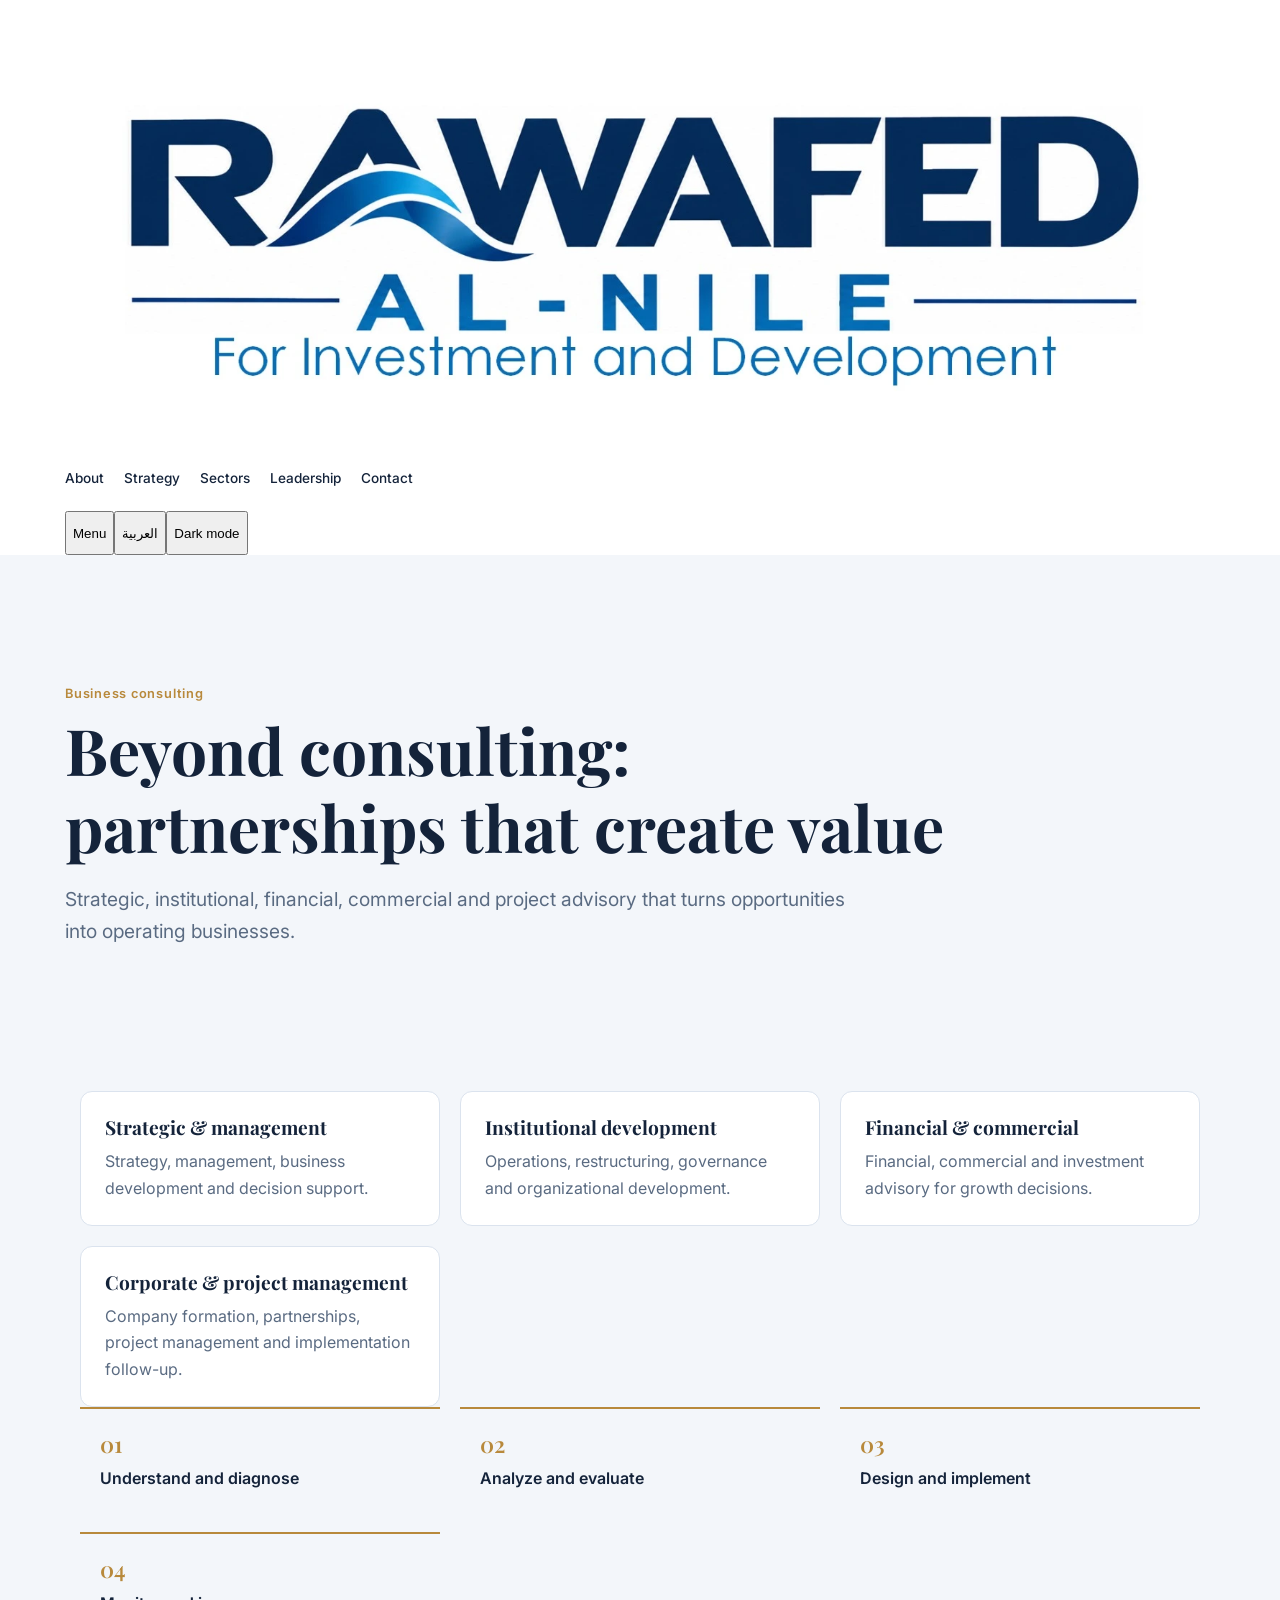
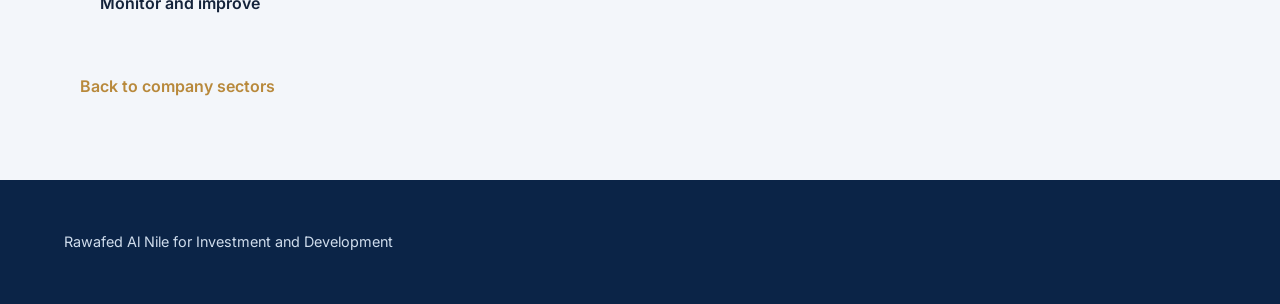
<file: sectors/consulting/index.html>
<!doctype html><html lang="en" dir="ltr" data-theme="light"><head><meta charset="utf-8"><meta name="viewport" content="width=device-width, initial-scale=1"><title>Business Consulting &amp; Corporate Advisory | Rawafed Al Nile</title><meta name="description" content="Rawafed Al Nile business consulting covers strategy, institutional development, operations, restructuring, financial and commercial advisory, company formation and project management."><link rel="canonical" href="https://rawafedalnile.com/sectors/consulting/"><link href="https://fonts.googleapis.com/css2?family=Cairo:wght@400;600;700&family=Inter:wght@400;500;600;700&family=Playfair+Display:wght@600;700&display=swap" rel="stylesheet"><link rel="stylesheet" href="../../css/styles.css"><link rel="stylesheet" href="../../css/sector-pages.css"><meta name="robots" content="index,follow,max-image-preview:large">
<meta name="author" content="Rawafed Al Nile for Investment and Development">
<meta name="theme-color" content="#0b1729">
<meta property="og:type" content="website">
<meta property="og:site_name" content="Rawafed Al Nile">
<meta property="og:title" content="Business Consulting &amp; Corporate Advisory in Egypt | Rawafed Al Nile">
<meta property="og:description" content="Rawafed Al Nile provides business consulting in Egypt, including strategy, institutional development, operations, restructuring, financial and commercial advisory, company formation and project management.">
<meta property="og:url" content="https://rawafedalnile.com/sectors/consulting/">
<meta property="og:image" content="https://rawafedalnile.com/assets/rawafed-link-preview.png">
<meta property="og:image:alt" content="Rawafed Al Nile for Investment and Development">
<meta name="twitter:card" content="summary_large_image">
<meta name="twitter:title" content="Business Consulting &amp; Corporate Advisory in Egypt | Rawafed Al Nile">
<meta name="twitter:description" content="Rawafed Al Nile provides business consulting in Egypt, including strategy, institutional development, operations, restructuring, financial and commercial advisory, company formation and project management.">
<meta name="twitter:image" content="https://rawafedalnile.com/assets/rawafed-link-preview.png">
<script type="application/ld+json">{"@context":"https://schema.org","@graph":[{"@type":"WebPage","@id":"https://rawafedalnile.com/sectors/consulting/#webpage","url":"https://rawafedalnile.com/sectors/consulting/","name":"Business Consulting & Corporate Advisory in Egypt | Rawafed Al Nile","description":"Rawafed Al Nile provides business consulting in Egypt, including strategy, institutional development, operations, restructuring, financial and commercial advisory, company formation and project management.","isPartOf":{"@id":"https://rawafedalnile.com/#website"},"about":{"@id":"https://rawafedalnile.com/#organization"},"inLanguage":"en"},{"@type":"Service","@id":"https://rawafedalnile.com/sectors/consulting/#service","name":"Business Consulting and Corporate Advisory","serviceType":"Business Consulting and Corporate Advisory","provider":{"@id":"https://rawafedalnile.com/#organization"},"areaServed":"Egypt"},{"@type":"BreadcrumbList","itemListElement":[{"@type":"ListItem","position":1,"name":"Rawafed Al Nile","item":"https://rawafedalnile.com/"},{"@type":"ListItem","position":2,"name":"Business sectors","item":"https://rawafedalnile.com/#about"},{"@type":"ListItem","position":3,"name":"Business Consulting and Corporate Advisory","item":"https://rawafedalnile.com/sectors/consulting/"}]}]}</script></head><body class="sector-page"><header><div class="nav"><a href="../../index.html"><img src="../../assets/rawafed-logo.webp" alt="Rawafed Al Nile"></a><nav id="site-nav"><a href="../../index.html#about">About</a><a href="../../index.html#strategy">Strategy</a><a href="../../index.html#sectors">Sectors</a><a href="../../index.html#leadership">Leadership</a><a href="../../index.html#contact">Contact</a></nav><button class="menu" id="menu" type="button" aria-controls="site-nav" aria-expanded="false">Menu</button><button class="lang" id="lang" type="button">العربية</button><button class="theme" id="theme" type="button" aria-pressed="true">Light mode</button></div></header><main id="main-content"><section class="sector-hero"><div class="wrap"><div class="eyebrow">Business consulting</div><h1>Beyond consulting: partnerships that create value</h1><p>Strategic, institutional, financial, commercial and project advisory that turns opportunities into operating businesses.</p></div></section><section class="sector-body"><div class="wrap"><div class="sector-grid"><article class="sector-card"><h3>Strategic &amp; management</h3><p>Strategy, management, business development and decision support.</p></article><article class="sector-card"><h3>Institutional development</h3><p>Operations, restructuring, governance and organizational development.</p></article><article class="sector-card"><h3>Financial &amp; commercial</h3><p>Financial, commercial and investment advisory for growth decisions.</p></article><article class="sector-card"><h3>Corporate &amp; project management</h3><p>Company formation, partnerships, project management and implementation follow-up.</p></article></div><div class="sector-steps"><div class="sector-step"><b>01</b><span>Understand and diagnose</span></div><div class="sector-step"><b>02</b><span>Analyze and evaluate</span></div><div class="sector-step"><b>03</b><span>Design and implement</span></div><div class="sector-step"><b>04</b><span>Monitor and improve</span></div></div><a class="back-link" href="../../index.html#about">Back to company sectors</a></div></section></main><footer>Rawafed Al Nile for Investment and Development</footer><script src="../../js/site.js" defer></script></body></html>
</file>
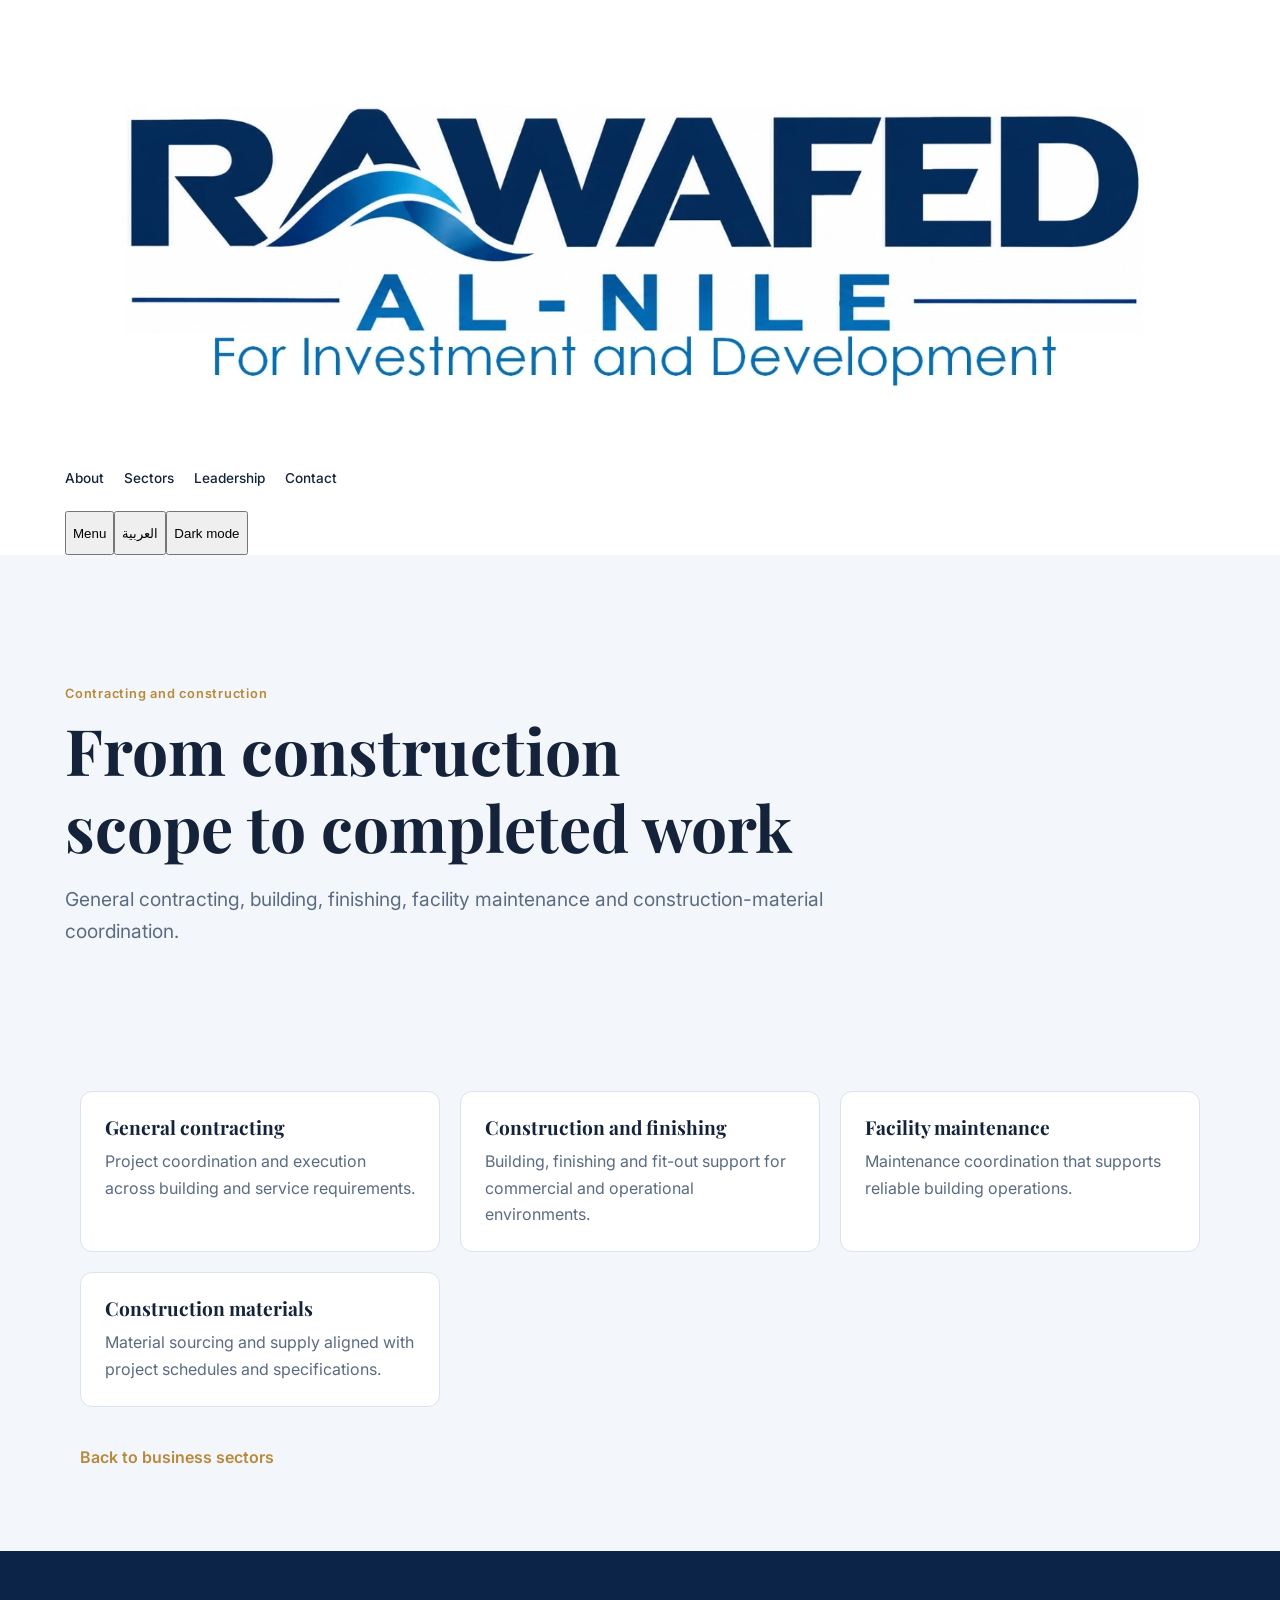
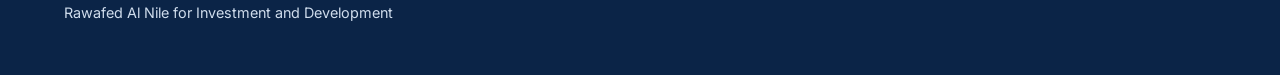
<file: sectors/contracting/index.html>
<!doctype html><html lang="en" dir="ltr" data-theme="light"><head><meta charset="utf-8"><meta name="viewport" content="width=device-width, initial-scale=1"><title>Contracting &amp; Construction | Rawafed Al Nile</title><meta name="description" content="Rawafed Al Nile provides general contracting, construction, finishing, facility maintenance and construction-material coordination in Egypt."><link rel="canonical" href="https://rawafedalnile.com/sectors/contracting/"><link href="https://fonts.googleapis.com/css2?family=Cairo:wght@400;600;700&family=Inter:wght@400;500;600;700&family=Playfair+Display:wght@600;700&display=swap" rel="stylesheet"><link rel="stylesheet" href="../../css/styles.css"><link rel="stylesheet" href="../../css/sector-pages.css"><meta name="robots" content="index,follow,max-image-preview:large">
<meta name="author" content="Rawafed Al Nile for Investment and Development">
<meta name="theme-color" content="#0b1729">
<meta property="og:type" content="website">
<meta property="og:site_name" content="Rawafed Al Nile">
<meta property="og:title" content="Contracting &amp; Construction Company in Egypt | Rawafed Al Nile">
<meta property="og:description" content="Rawafed Al Nile provides general contracting, construction, finishing, facility maintenance and construction-material coordination for projects in Egypt.">
<meta property="og:url" content="https://rawafedalnile.com/sectors/contracting/">
<meta property="og:image" content="https://rawafedalnile.com/assets/rawafed-link-preview.png">
<meta property="og:image:alt" content="Rawafed Al Nile for Investment and Development">
<meta name="twitter:card" content="summary_large_image">
<meta name="twitter:title" content="Contracting &amp; Construction Company in Egypt | Rawafed Al Nile">
<meta name="twitter:description" content="Rawafed Al Nile provides general contracting, construction, finishing, facility maintenance and construction-material coordination for projects in Egypt.">
<meta name="twitter:image" content="https://rawafedalnile.com/assets/rawafed-link-preview.png">
<script type="application/ld+json">{"@context":"https://schema.org","@graph":[{"@type":"WebPage","@id":"https://rawafedalnile.com/sectors/contracting/#webpage","url":"https://rawafedalnile.com/sectors/contracting/","name":"Contracting & Construction Company in Egypt | Rawafed Al Nile","description":"Rawafed Al Nile provides general contracting, construction, finishing, facility maintenance and construction-material coordination for projects in Egypt.","isPartOf":{"@id":"https://rawafedalnile.com/#website"},"about":{"@id":"https://rawafedalnile.com/#organization"},"inLanguage":"en"},{"@type":"Service","@id":"https://rawafedalnile.com/sectors/contracting/#service","name":"Contracting and Construction","serviceType":"Contracting and Construction","provider":{"@id":"https://rawafedalnile.com/#organization"},"areaServed":"Egypt"},{"@type":"BreadcrumbList","itemListElement":[{"@type":"ListItem","position":1,"name":"Rawafed Al Nile","item":"https://rawafedalnile.com/"},{"@type":"ListItem","position":2,"name":"Business sectors","item":"https://rawafedalnile.com/#about"},{"@type":"ListItem","position":3,"name":"Contracting and Construction","item":"https://rawafedalnile.com/sectors/contracting/"}]}]}</script></head><body class="sector-page"><header><div class="nav"><a href="../../index.html"><img src="../../assets/rawafed-logo.webp" alt="Rawafed Al Nile"></a><nav id="site-nav"><a href="../../index.html#about">About</a><a href="../../index.html#about">Sectors</a><a href="../../index.html#leadership">Leadership</a><a href="../../index.html#contact">Contact</a></nav><button class="menu" id="menu" type="button" aria-controls="site-nav" aria-expanded="false">Menu</button><button class="lang" id="lang" type="button">العربية</button><button class="theme" id="theme" type="button" aria-pressed="true">Light mode</button></div></header><main id="main-content"><section class="sector-hero"><div class="wrap"><div class="eyebrow">Contracting and construction</div><h1>From construction scope to completed work</h1><p>General contracting, building, finishing, facility maintenance and construction-material coordination.</p></div></section><section class="sector-body"><div class="wrap"><div class="sector-grid"><article class="sector-card"><h3>General contracting</h3><p>Project coordination and execution across building and service requirements.</p></article><article class="sector-card"><h3>Construction and finishing</h3><p>Building, finishing and fit-out support for commercial and operational environments.</p></article><article class="sector-card"><h3>Facility maintenance</h3><p>Maintenance coordination that supports reliable building operations.</p></article><article class="sector-card"><h3>Construction materials</h3><p>Material sourcing and supply aligned with project schedules and specifications.</p></article></div><a class="back-link" href="../../index.html#about">Back to business sectors</a></div></section></main><footer>Rawafed Al Nile for Investment and Development</footer><script src="../../js/site.js" defer></script></body></html>
</file>
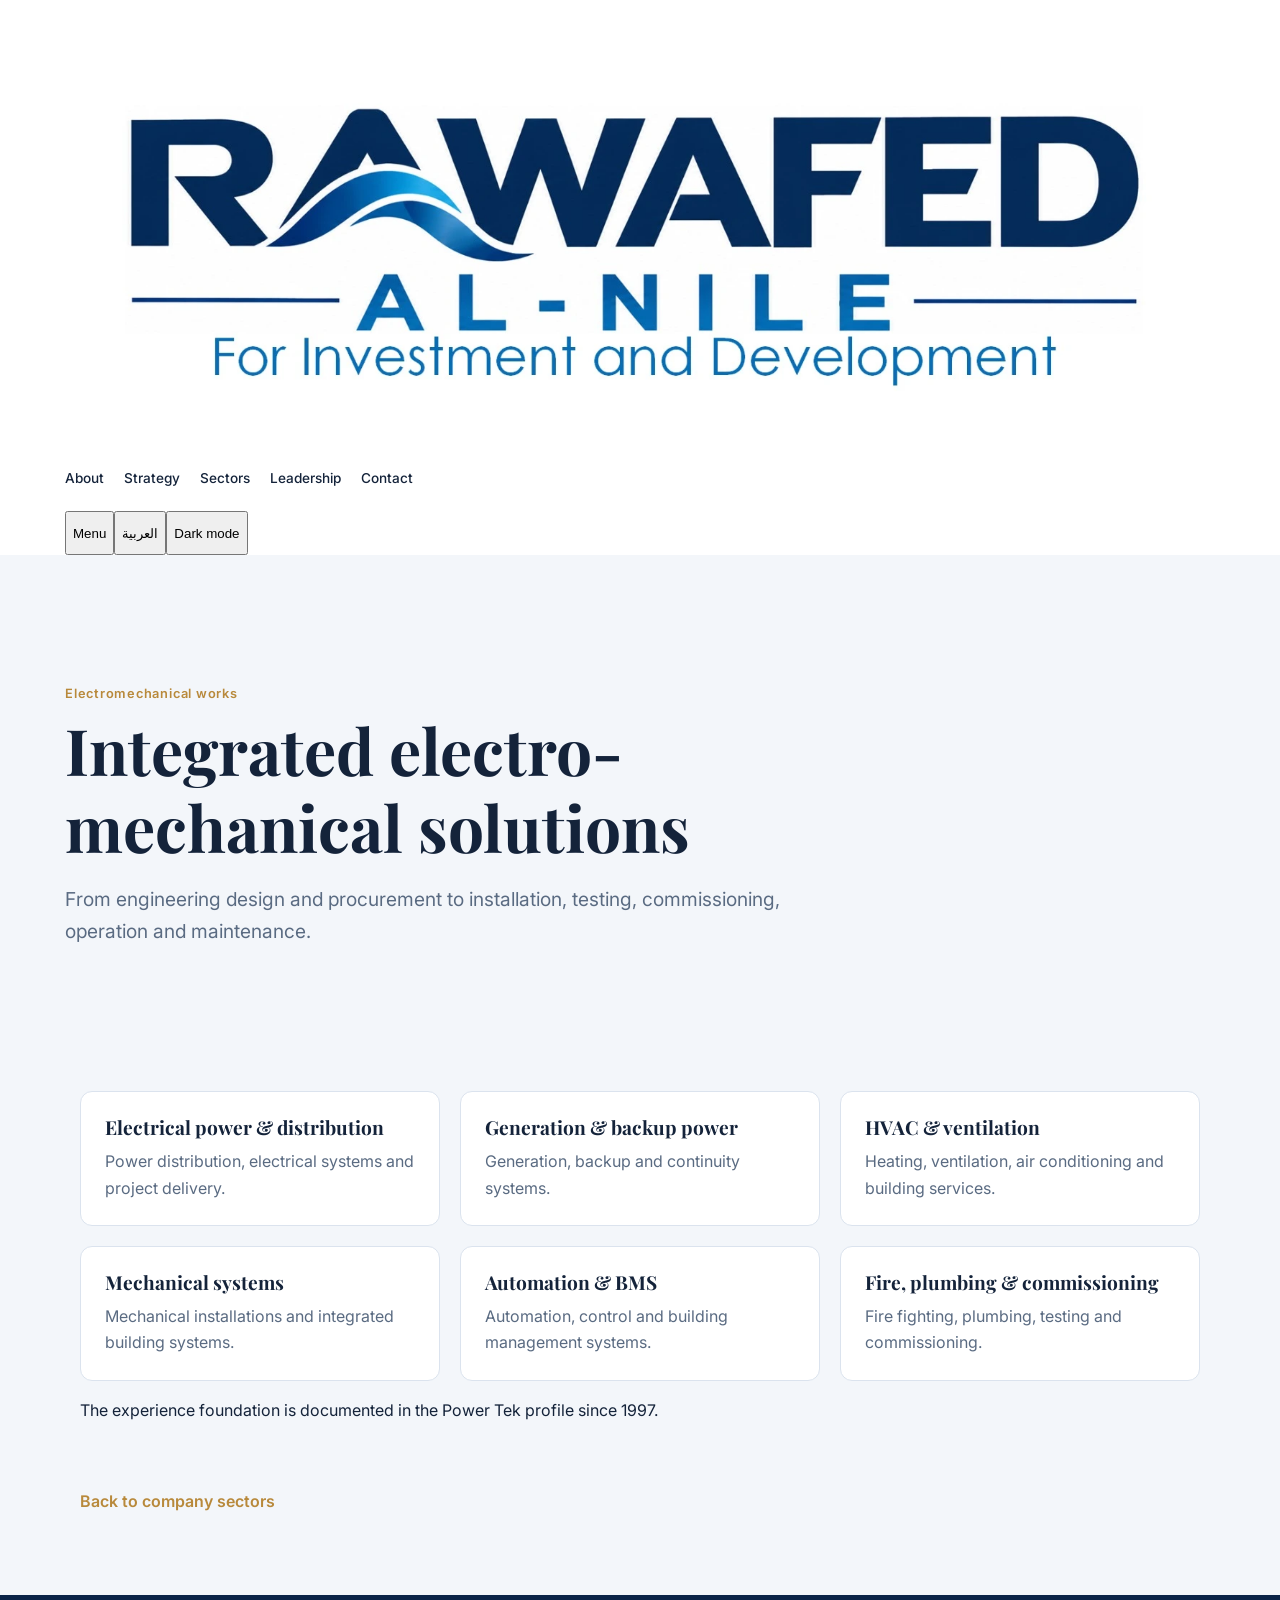
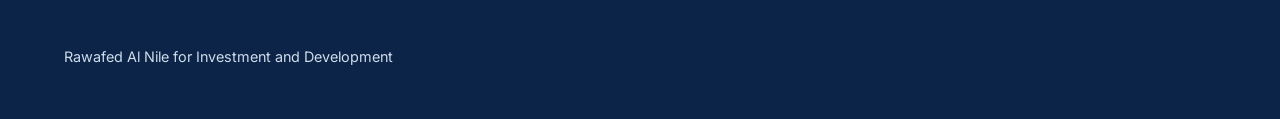
<file: sectors/electromechanical/index.html>
<!doctype html><html lang="en" dir="ltr" data-theme="light"><head><meta charset="utf-8"><meta name="viewport" content="width=device-width, initial-scale=1"><title>Electromechanical Works &amp; Power Systems | Rawafed Al Nile</title><meta name="description" content="Rawafed Al Nile electromechanical capabilities include electrical power, generation, backup systems, HVAC, mechanical systems, automation, BMS, fire fighting, plumbing, testing and commissioning."><link rel="canonical" href="https://rawafedalnile.com/sectors/electromechanical/"><link href="https://fonts.googleapis.com/css2?family=Cairo:wght@400;600;700&family=Inter:wght@400;500;600;700&family=Playfair+Display:wght@600;700&display=swap" rel="stylesheet"><link rel="stylesheet" href="../../css/styles.css"><link rel="stylesheet" href="../../css/sector-pages.css"><meta name="robots" content="index,follow,max-image-preview:large">
<meta name="author" content="Rawafed Al Nile for Investment and Development">
<meta name="theme-color" content="#0b1729">
<meta property="og:type" content="website">
<meta property="og:site_name" content="Rawafed Al Nile">
<meta property="og:title" content="Electromechanical Works &amp; Power Systems in Egypt | Rawafed Al Nile">
<meta property="og:description" content="Rawafed Al Nile provides electromechanical works in Egypt, including electrical power, generation, backup systems, HVAC, automation, BMS, fire fighting, plumbing, testing and commissioning.">
<meta property="og:url" content="https://rawafedalnile.com/sectors/electromechanical/">
<meta property="og:image" content="https://rawafedalnile.com/assets/rawafed-link-preview.png">
<meta property="og:image:alt" content="Rawafed Al Nile for Investment and Development">
<meta name="twitter:card" content="summary_large_image">
<meta name="twitter:title" content="Electromechanical Works &amp; Power Systems in Egypt | Rawafed Al Nile">
<meta name="twitter:description" content="Rawafed Al Nile provides electromechanical works in Egypt, including electrical power, generation, backup systems, HVAC, automation, BMS, fire fighting, plumbing, testing and commissioning.">
<meta name="twitter:image" content="https://rawafedalnile.com/assets/rawafed-link-preview.png">
<script type="application/ld+json">{"@context":"https://schema.org","@graph":[{"@type":"WebPage","@id":"https://rawafedalnile.com/sectors/electromechanical/#webpage","url":"https://rawafedalnile.com/sectors/electromechanical/","name":"Electromechanical Works & Power Systems in Egypt | Rawafed Al Nile","description":"Rawafed Al Nile provides electromechanical works in Egypt, including electrical power, generation, backup systems, HVAC, automation, BMS, fire fighting, plumbing, testing and commissioning.","isPartOf":{"@id":"https://rawafedalnile.com/#website"},"about":{"@id":"https://rawafedalnile.com/#organization"},"inLanguage":"en"},{"@type":"Service","@id":"https://rawafedalnile.com/sectors/electromechanical/#service","name":"Electromechanical Works and Power Systems","serviceType":"Electromechanical Works and Power Systems","provider":{"@id":"https://rawafedalnile.com/#organization"},"areaServed":"Egypt"},{"@type":"BreadcrumbList","itemListElement":[{"@type":"ListItem","position":1,"name":"Rawafed Al Nile","item":"https://rawafedalnile.com/"},{"@type":"ListItem","position":2,"name":"Business sectors","item":"https://rawafedalnile.com/#about"},{"@type":"ListItem","position":3,"name":"Electromechanical Works and Power Systems","item":"https://rawafedalnile.com/sectors/electromechanical/"}]}]}</script></head><body class="sector-page"><header><div class="nav"><a href="../../index.html"><img src="../../assets/rawafed-logo.webp" alt="Rawafed Al Nile"></a><nav id="site-nav"><a href="../../index.html#about">About</a><a href="../../index.html#strategy">Strategy</a><a href="../../index.html#sectors">Sectors</a><a href="../../index.html#leadership">Leadership</a><a href="../../index.html#contact">Contact</a></nav><button class="menu" id="menu" type="button" aria-controls="site-nav" aria-expanded="false">Menu</button><button class="lang" id="lang" type="button">العربية</button><button class="theme" id="theme" type="button" aria-pressed="true">Light mode</button></div></header><main id="main-content"><section class="sector-hero"><div class="wrap"><div class="eyebrow">Electromechanical works</div><h1>Integrated electro-mechanical solutions</h1><p>From engineering design and procurement to installation, testing, commissioning, operation and maintenance.</p></div></section><section class="sector-body"><div class="wrap"><div class="sector-grid"><article class="sector-card"><h3>Electrical power &amp; distribution</h3><p>Power distribution, electrical systems and project delivery.</p></article><article class="sector-card"><h3>Generation &amp; backup power</h3><p>Generation, backup and continuity systems.</p></article><article class="sector-card"><h3>HVAC &amp; ventilation</h3><p>Heating, ventilation, air conditioning and building services.</p></article><article class="sector-card"><h3>Mechanical systems</h3><p>Mechanical installations and integrated building systems.</p></article><article class="sector-card"><h3>Automation &amp; BMS</h3><p>Automation, control and building management systems.</p></article><article class="sector-card"><h3>Fire, plumbing &amp; commissioning</h3><p>Fire fighting, plumbing, testing and commissioning.</p></article></div><p class="sector-intro">The experience foundation is documented in the Power Tek profile since 1997.</p><a class="back-link" href="../../index.html#about">Back to company sectors</a></div></section></main><footer>Rawafed Al Nile for Investment and Development</footer><script src="../../js/site.js" defer></script></body></html>
</file>
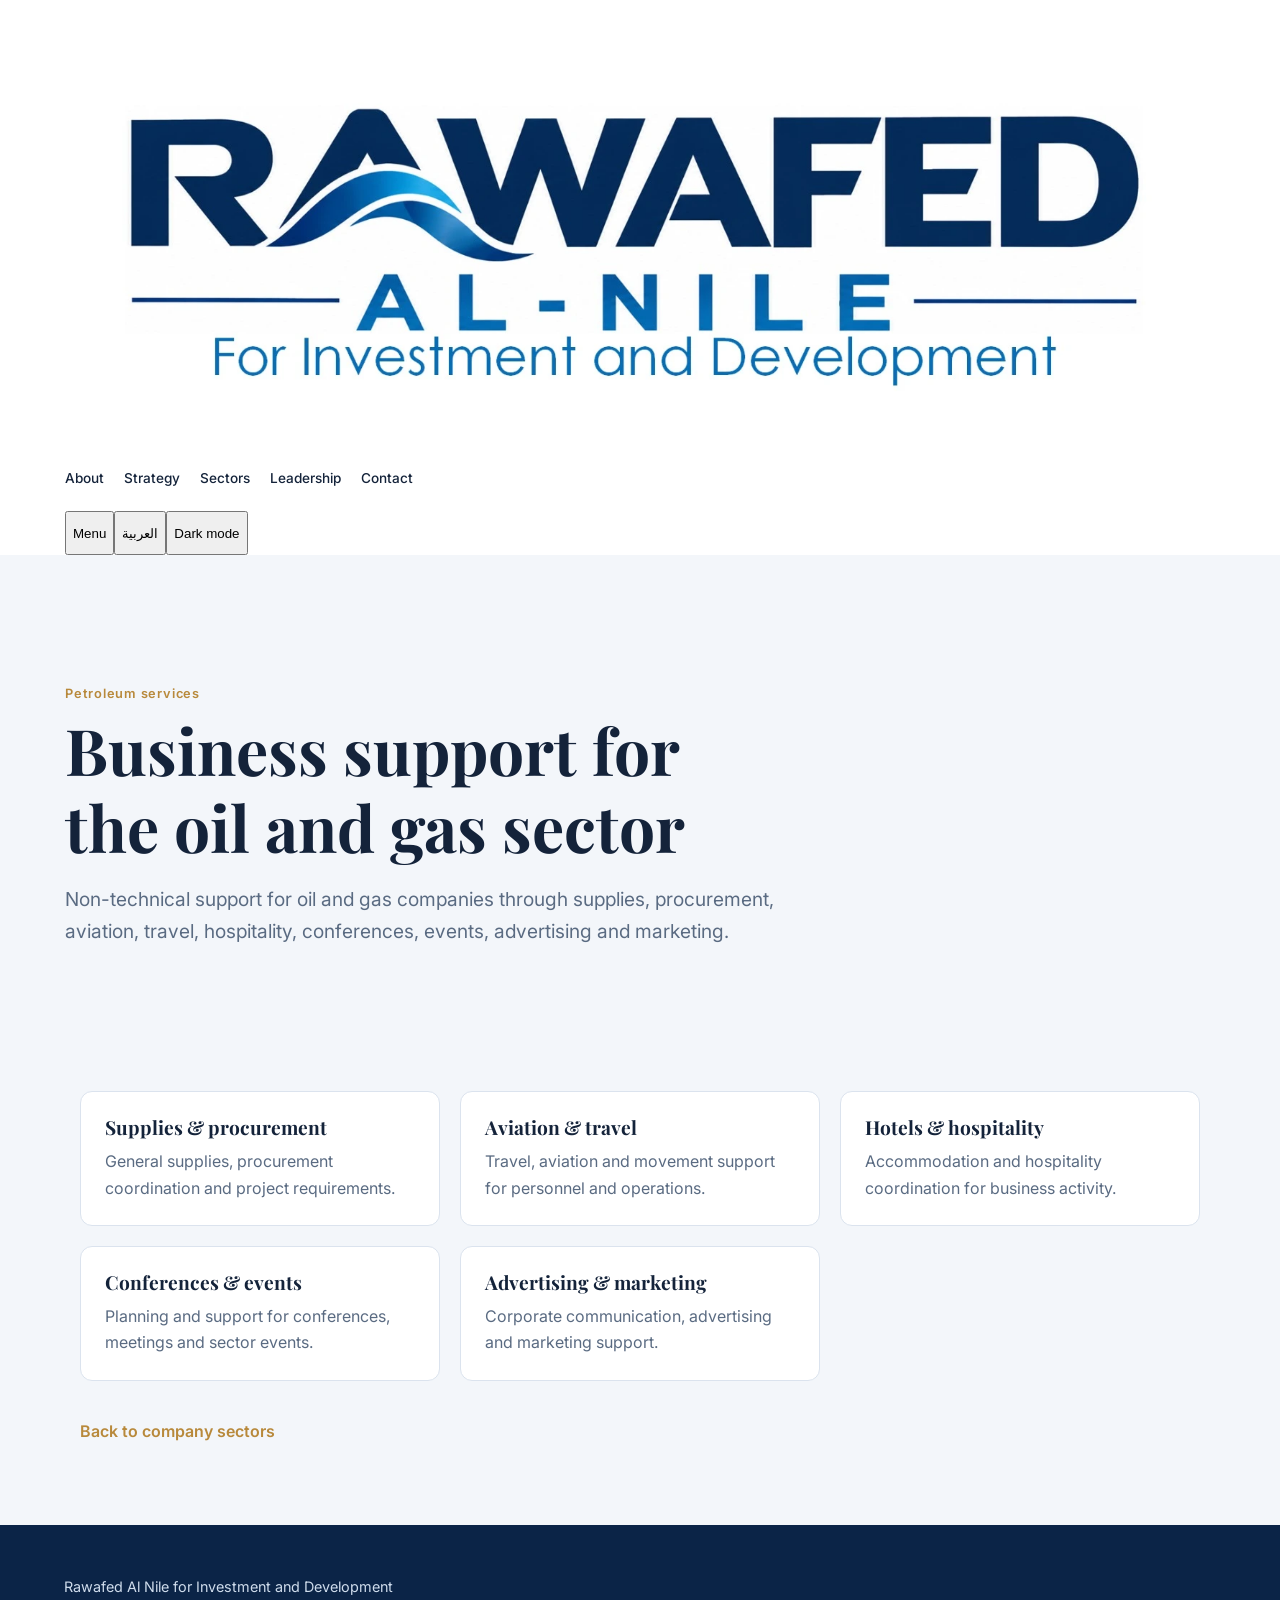
<file: sectors/petroleum/index.html>
<!doctype html><html lang="en" dir="ltr" data-theme="light"><head><meta charset="utf-8"><meta name="viewport" content="width=device-width, initial-scale=1"><title>Petroleum Services in Egypt | Rawafed Al Nile</title><meta name="description" content="Rawafed Al Nile provides non-technical petroleum-sector support through supplies, procurement, aviation, travel, hospitality, conferences, events, advertising and marketing."><link rel="canonical" href="https://rawafedalnile.com/sectors/petroleum/"><link href="https://fonts.googleapis.com/css2?family=Cairo:wght@400;600;700&family=Inter:wght@400;500;600;700&family=Playfair+Display:wght@600;700&display=swap" rel="stylesheet"><link rel="stylesheet" href="../../css/styles.css"><link rel="stylesheet" href="../../css/sector-pages.css"><meta name="robots" content="index,follow,max-image-preview:large">
<meta name="author" content="Rawafed Al Nile for Investment and Development">
<meta name="theme-color" content="#0b1729">
<meta property="og:type" content="website">
<meta property="og:site_name" content="Rawafed Al Nile">
<meta property="og:title" content="Petroleum Services and Oil &amp; Gas Support in Egypt | Rawafed Al Nile">
<meta property="og:description" content="Rawafed Al Nile provides non-technical petroleum and oil and gas support in Egypt through procurement, supplies, travel, hospitality, events, advertising and marketing.">
<meta property="og:url" content="https://rawafedalnile.com/sectors/petroleum/">
<meta property="og:image" content="https://rawafedalnile.com/assets/rawafed-link-preview.png">
<meta property="og:image:alt" content="Rawafed Al Nile for Investment and Development">
<meta name="twitter:card" content="summary_large_image">
<meta name="twitter:title" content="Petroleum Services and Oil &amp; Gas Support in Egypt | Rawafed Al Nile">
<meta name="twitter:description" content="Rawafed Al Nile provides non-technical petroleum and oil and gas support in Egypt through procurement, supplies, travel, hospitality, events, advertising and marketing.">
<meta name="twitter:image" content="https://rawafedalnile.com/assets/rawafed-link-preview.png">
<script type="application/ld+json">{"@context":"https://schema.org","@graph":[{"@type":"WebPage","@id":"https://rawafedalnile.com/sectors/petroleum/#webpage","url":"https://rawafedalnile.com/sectors/petroleum/","name":"Petroleum Services and Oil & Gas Support in Egypt | Rawafed Al Nile","description":"Rawafed Al Nile provides non-technical petroleum and oil and gas support in Egypt through procurement, supplies, travel, hospitality, events, advertising and marketing.","isPartOf":{"@id":"https://rawafedalnile.com/#website"},"about":{"@id":"https://rawafedalnile.com/#organization"},"inLanguage":"en"},{"@type":"Service","@id":"https://rawafedalnile.com/sectors/petroleum/#service","name":"Petroleum Services and Oil and Gas Support","serviceType":"Petroleum Services and Oil and Gas Support","provider":{"@id":"https://rawafedalnile.com/#organization"},"areaServed":"Egypt"},{"@type":"BreadcrumbList","itemListElement":[{"@type":"ListItem","position":1,"name":"Rawafed Al Nile","item":"https://rawafedalnile.com/"},{"@type":"ListItem","position":2,"name":"Business sectors","item":"https://rawafedalnile.com/#about"},{"@type":"ListItem","position":3,"name":"Petroleum Services and Oil and Gas Support","item":"https://rawafedalnile.com/sectors/petroleum/"}]}]}</script></head><body class="sector-page"><header><div class="nav"><a href="../../index.html"><img src="../../assets/rawafed-logo.webp" alt="Rawafed Al Nile"></a><nav id="site-nav"><a href="../../index.html#about">About</a><a href="../../index.html#strategy">Strategy</a><a href="../../index.html#sectors">Sectors</a><a href="../../index.html#leadership">Leadership</a><a href="../../index.html#contact">Contact</a></nav><button class="menu" id="menu" type="button" aria-controls="site-nav" aria-expanded="false">Menu</button><button class="lang" id="lang" type="button">العربية</button><button class="theme" id="theme" type="button" aria-pressed="true">Light mode</button></div></header><main id="main-content"><section class="sector-hero"><div class="wrap"><div class="eyebrow">Petroleum services</div><h1>Business support for the oil and gas sector</h1><p>Non-technical support for oil and gas companies through supplies, procurement, aviation, travel, hospitality, conferences, events, advertising and marketing.</p></div></section><section class="sector-body"><div class="wrap"><div class="sector-grid"><article class="sector-card"><h3>Supplies &amp; procurement</h3><p>General supplies, procurement coordination and project requirements.</p></article><article class="sector-card"><h3>Aviation &amp; travel</h3><p>Travel, aviation and movement support for personnel and operations.</p></article><article class="sector-card"><h3>Hotels &amp; hospitality</h3><p>Accommodation and hospitality coordination for business activity.</p></article><article class="sector-card"><h3>Conferences &amp; events</h3><p>Planning and support for conferences, meetings and sector events.</p></article><article class="sector-card"><h3>Advertising &amp; marketing</h3><p>Corporate communication, advertising and marketing support.</p></article></div><a class="back-link" href="../../index.html#about">Back to company sectors</a></div></section></main><footer>Rawafed Al Nile for Investment and Development</footer><script src="../../js/site.js" defer></script></body></html>
</file>
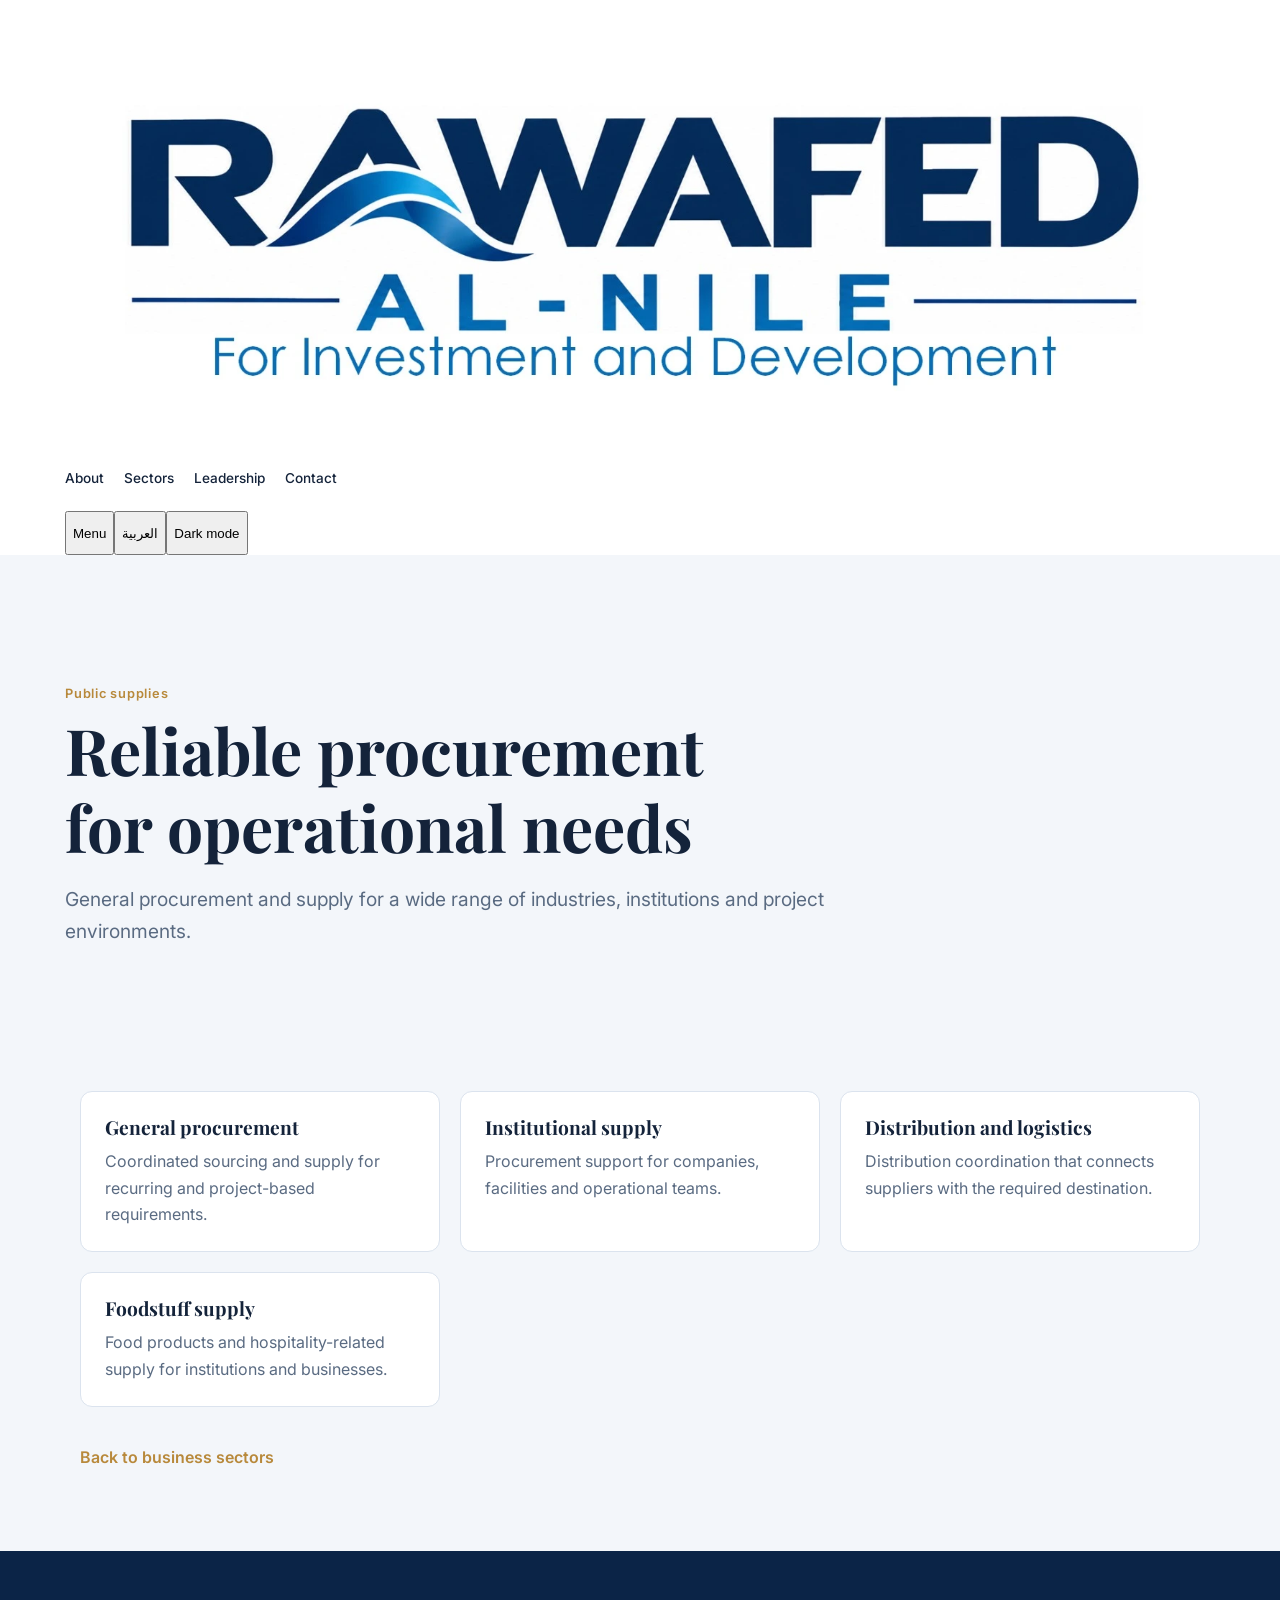
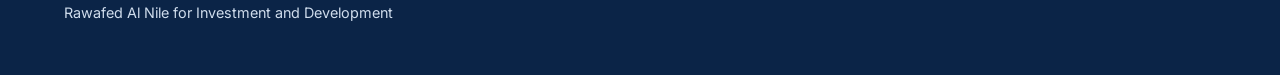
<file: sectors/supplies/index.html>
<!doctype html><html lang="en" dir="ltr" data-theme="light"><head><meta charset="utf-8"><meta name="viewport" content="width=device-width, initial-scale=1"><title>Public Supplies &amp; Procurement | Rawafed Al Nile</title><meta name="description" content="Rawafed Al Nile provides public supplies, procurement and distribution support for industries, institutions and operational projects in Egypt."><link rel="canonical" href="https://rawafedalnile.com/sectors/supplies/"><link href="https://fonts.googleapis.com/css2?family=Cairo:wght@400;600;700&family=Inter:wght@400;500;600;700&family=Playfair+Display:wght@600;700&display=swap" rel="stylesheet"><link rel="stylesheet" href="../../css/styles.css"><link rel="stylesheet" href="../../css/sector-pages.css"><meta name="robots" content="index,follow,max-image-preview:large">
<meta name="author" content="Rawafed Al Nile for Investment and Development">
<meta name="theme-color" content="#0b1729">
<meta property="og:type" content="website">
<meta property="og:site_name" content="Rawafed Al Nile">
<meta property="og:title" content="Public Supplies, Procurement &amp; Distribution in Egypt | Rawafed Al Nile">
<meta property="og:description" content="Rawafed Al Nile provides public supplies, procurement and distribution support for industries, institutions and operational projects in Egypt.">
<meta property="og:url" content="https://rawafedalnile.com/sectors/supplies/">
<meta property="og:image" content="https://rawafedalnile.com/assets/rawafed-link-preview.png">
<meta property="og:image:alt" content="Rawafed Al Nile for Investment and Development">
<meta name="twitter:card" content="summary_large_image">
<meta name="twitter:title" content="Public Supplies, Procurement &amp; Distribution in Egypt | Rawafed Al Nile">
<meta name="twitter:description" content="Rawafed Al Nile provides public supplies, procurement and distribution support for industries, institutions and operational projects in Egypt.">
<meta name="twitter:image" content="https://rawafedalnile.com/assets/rawafed-link-preview.png">
<script type="application/ld+json">{"@context":"https://schema.org","@graph":[{"@type":"WebPage","@id":"https://rawafedalnile.com/sectors/supplies/#webpage","url":"https://rawafedalnile.com/sectors/supplies/","name":"Public Supplies, Procurement & Distribution in Egypt | Rawafed Al Nile","description":"Rawafed Al Nile provides public supplies, procurement and distribution support for industries, institutions and operational projects in Egypt.","isPartOf":{"@id":"https://rawafedalnile.com/#website"},"about":{"@id":"https://rawafedalnile.com/#organization"},"inLanguage":"en"},{"@type":"Service","@id":"https://rawafedalnile.com/sectors/supplies/#service","name":"Public Supplies, Procurement and Distribution","serviceType":"Public Supplies, Procurement and Distribution","provider":{"@id":"https://rawafedalnile.com/#organization"},"areaServed":"Egypt"},{"@type":"BreadcrumbList","itemListElement":[{"@type":"ListItem","position":1,"name":"Rawafed Al Nile","item":"https://rawafedalnile.com/"},{"@type":"ListItem","position":2,"name":"Business sectors","item":"https://rawafedalnile.com/#about"},{"@type":"ListItem","position":3,"name":"Public Supplies, Procurement and Distribution","item":"https://rawafedalnile.com/sectors/supplies/"}]}]}</script></head><body class="sector-page"><header><div class="nav"><a href="../../index.html"><img src="../../assets/rawafed-logo.webp" alt="Rawafed Al Nile"></a><nav id="site-nav"><a href="../../index.html#about">About</a><a href="../../index.html#about">Sectors</a><a href="../../index.html#leadership">Leadership</a><a href="../../index.html#contact">Contact</a></nav><button class="menu" id="menu" type="button" aria-controls="site-nav" aria-expanded="false">Menu</button><button class="lang" id="lang" type="button">العربية</button><button class="theme" id="theme" type="button" aria-pressed="true">Light mode</button></div></header><main id="main-content"><section class="sector-hero"><div class="wrap"><div class="eyebrow">Public supplies</div><h1>Reliable procurement for operational needs</h1><p>General procurement and supply for a wide range of industries, institutions and project environments.</p></div></section><section class="sector-body"><div class="wrap"><div class="sector-grid"><article class="sector-card"><h3>General procurement</h3><p>Coordinated sourcing and supply for recurring and project-based requirements.</p></article><article class="sector-card"><h3>Institutional supply</h3><p>Procurement support for companies, facilities and operational teams.</p></article><article class="sector-card"><h3>Distribution and logistics</h3><p>Distribution coordination that connects suppliers with the required destination.</p></article><article class="sector-card"><h3>Foodstuff supply</h3><p>Food products and hospitality-related supply for institutions and businesses.</p></article></div><a class="back-link" href="../../index.html#about">Back to business sectors</a></div></section></main><footer>Rawafed Al Nile for Investment and Development</footer><script src="../../js/site.js" defer></script></body></html>
</file>
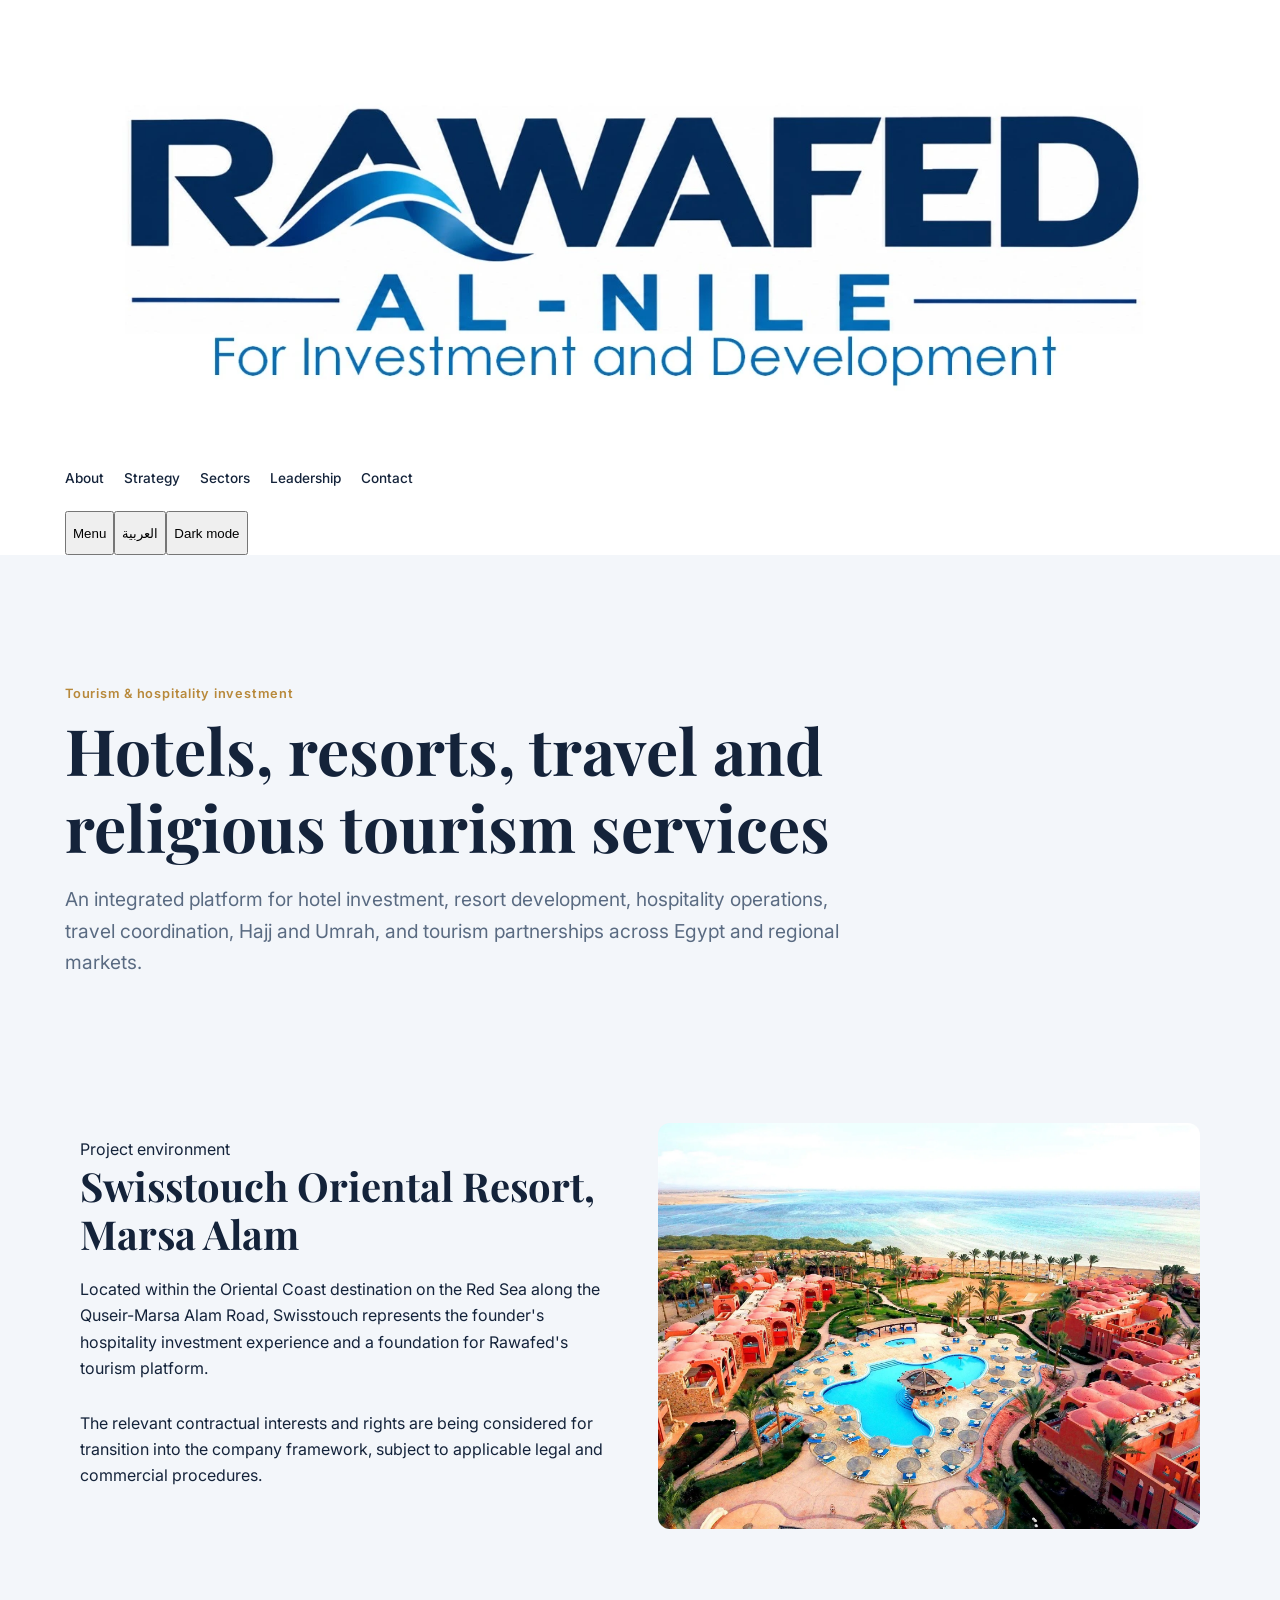
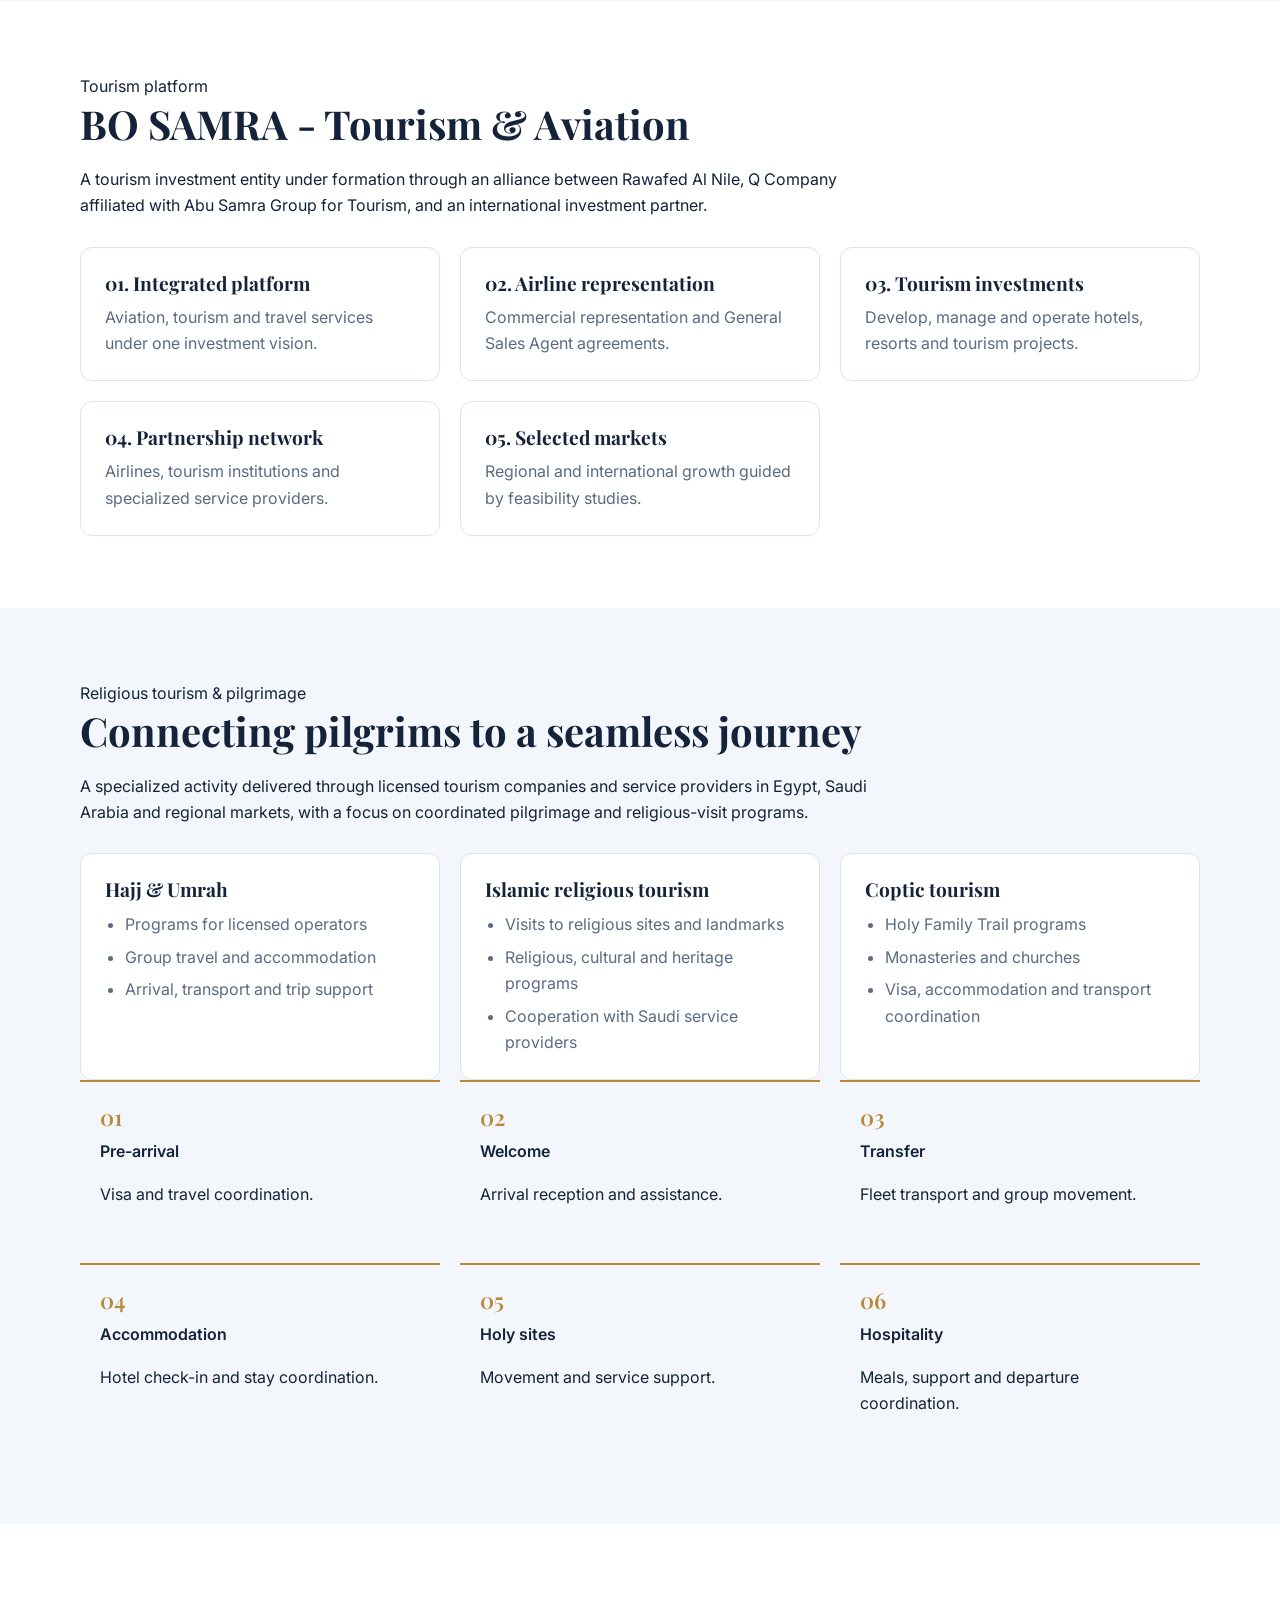
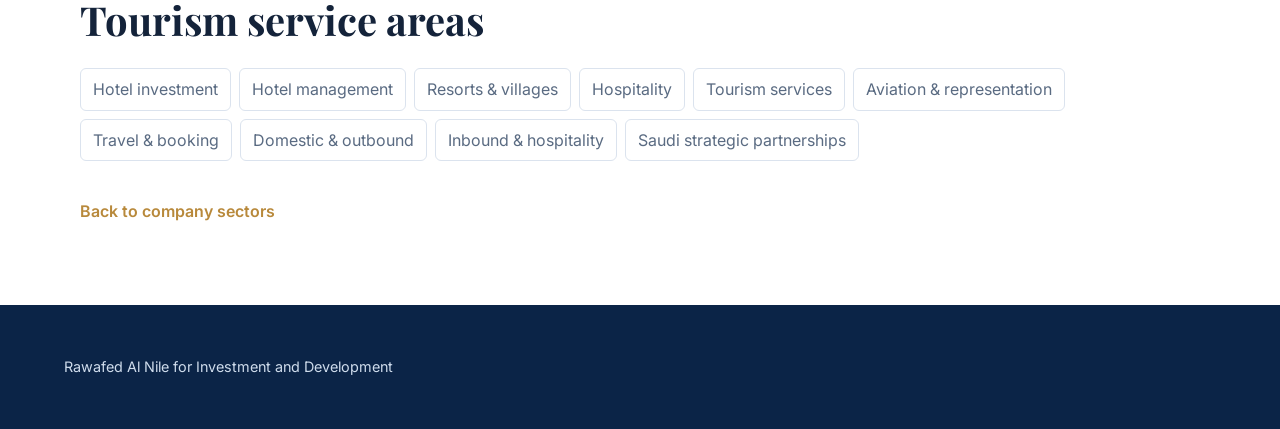
<file: sectors/tourism/index.html>
<!doctype html>
<html lang="en" dir="ltr" data-theme="light">
<head>
<meta charset="utf-8"><meta name="viewport" content="width=device-width, initial-scale=1, viewport-fit=cover">
<title>Tourism, Hospitality &amp; Religious Tourism | Rawafed Al Nile</title>
<meta name="description" content="Rawafed Al Nile tourism, hospitality and religious tourism activities, including hotel investment, resorts, travel services, Hajj and Umrah coordination, and strategic partnerships.">
<link rel="canonical" href="https://rawafedalnile.com/sectors/tourism/">
<link href="https://fonts.googleapis.com/css2?family=Cairo:wght@400;600;700;800&family=Inter:wght@400;500;600;700&family=Playfair+Display:wght@600;700&display=swap" rel="stylesheet">
<link rel="stylesheet" href="../../css/styles.css"><link rel="stylesheet" href="../../css/sector-pages.css">
<script type="application/ld+json">{"@context":"https://schema.org","@type":"Service","name":"Tourism, Hospitality and Religious Tourism","provider":{"@type":"Corporation","name":"Rawafed Al Nile for Investment and Development","url":"https://rawafedalnile.com/"},"areaServed":"Egypt"}</script>
<meta name="robots" content="index,follow,max-image-preview:large">
<meta name="author" content="Rawafed Al Nile for Investment and Development">
<meta name="theme-color" content="#0b1729">
<meta property="og:type" content="website">
<meta property="og:site_name" content="Rawafed Al Nile">
<meta property="og:title" content="Tourism, Hospitality, Hajj &amp; Umrah Services in Egypt | Rawafed Al Nile">
<meta property="og:description" content="Rawafed Al Nile develops tourism and hospitality opportunities in Egypt, including hotels, resorts, travel services, religious tourism, Hajj and Umrah coordination, and tourism partnerships.">
<meta property="og:url" content="https://rawafedalnile.com/sectors/tourism/">
<meta property="og:image" content="https://rawafedalnile.com/assets/rawafed-link-preview.png">
<meta property="og:image:alt" content="Rawafed Al Nile for Investment and Development">
<meta name="twitter:card" content="summary_large_image">
<meta name="twitter:title" content="Tourism, Hospitality, Hajj &amp; Umrah Services in Egypt | Rawafed Al Nile">
<meta name="twitter:description" content="Rawafed Al Nile develops tourism and hospitality opportunities in Egypt, including hotels, resorts, travel services, religious tourism, Hajj and Umrah coordination, and tourism partnerships.">
<meta name="twitter:image" content="https://rawafedalnile.com/assets/rawafed-link-preview.png">
<script type="application/ld+json">{"@context":"https://schema.org","@graph":[{"@type":"WebPage","@id":"https://rawafedalnile.com/sectors/tourism/#webpage","url":"https://rawafedalnile.com/sectors/tourism/","name":"Tourism, Hospitality, Hajj & Umrah Services in Egypt | Rawafed Al Nile","description":"Rawafed Al Nile develops tourism and hospitality opportunities in Egypt, including hotels, resorts, travel services, religious tourism, Hajj and Umrah coordination, and tourism partnerships.","isPartOf":{"@id":"https://rawafedalnile.com/#website"},"about":{"@id":"https://rawafedalnile.com/#organization"},"inLanguage":"en"},{"@type":"Service","@id":"https://rawafedalnile.com/sectors/tourism/#service","name":"Tourism, Hospitality and Religious Tourism","serviceType":"Tourism, Hospitality and Religious Tourism","provider":{"@id":"https://rawafedalnile.com/#organization"},"areaServed":"Egypt, Saudi Arabia and regional markets"},{"@type":"BreadcrumbList","itemListElement":[{"@type":"ListItem","position":1,"name":"Rawafed Al Nile","item":"https://rawafedalnile.com/"},{"@type":"ListItem","position":2,"name":"Business sectors","item":"https://rawafedalnile.com/#about"},{"@type":"ListItem","position":3,"name":"Tourism, Hospitality and Religious Tourism","item":"https://rawafedalnile.com/sectors/tourism/"}]}]}</script></head>
<body class="sector-page">
<header><div class="nav"><a href="../../index.html" aria-label="Rawafed Al Nile home"><img src="../../assets/rawafed-logo.webp" alt="Rawafed Al Nile"></a><nav id="site-nav" aria-label="Primary navigation"><a href="../../index.html#about"><span class="en">About</span><span class="ar">عن الشركة</span></a><a href="../../index.html#strategy"><span class="en">Strategy</span><span class="ar">الاستراتيجية</span></a><a href="../../index.html#sectors"><span class="en">Sectors</span><span class="ar">القطاعات</span></a><a href="../../index.html#leadership"><span class="en">Leadership</span><span class="ar">القيادة</span></a><a href="../../index.html#contact"><span class="en">Contact</span><span class="ar">تواصل</span></a></nav><button class="menu" id="menu" type="button" aria-controls="site-nav" aria-expanded="false"><span class="en">Menu</span><span class="ar">قائمة</span></button><button class="lang" id="lang" type="button">العربية</button><button class="theme" id="theme" type="button" aria-pressed="true">Light mode</button></div></header>
<main id="main-content">
<section class="sector-hero"><div class="wrap"><div class="eyebrow"><span class="en">Tourism &amp; hospitality investment</span><span class="ar">الاستثمار السياحي والضيافة</span></div><h1><span class="en">Hotels, resorts, travel and religious tourism services</span><span class="ar">الفنادق والمنتجعات وخدمات السفر والسياحة الدينية</span></h1><p><span class="en">An integrated platform for hotel investment, resort development, hospitality operations, travel coordination, Hajj and Umrah, and tourism partnerships across Egypt and regional markets.</span><span class="ar">منصة متكاملة للاستثمار الفندقي وتطوير المنتجعات وتشغيل الضيافة وتنسيق السفر والحج والعمرة والشراكات السياحية في مصر والأسواق الإقليمية.</span></p></div></section>
<section class="sector-body"><div class="wrap"><div class="sector-split"><div><div class="eye"><span class="en">Project environment</span><span class="ar">بيئة المشروع</span></div><h2>Swisstouch Oriental Resort, Marsa Alam</h2><p class="sector-intro"><span class="en">Located within the Oriental Coast destination on the Red Sea along the Quseir-Marsa Alam Road, Swisstouch represents the founder's hospitality investment experience and a foundation for Rawafed's tourism platform.</span><span class="ar">يقع منتجع سويس تاتش أورينتال ضمن وجهة أورينتال كوست على البحر الأحمر على طريق القصير - مرسى علم، ويمثل خبرة المؤسس في الاستثمار الفندقي وقاعدة لمنصة روافد السياحية.</span></p><p class="sector-intro"><span class="en">The relevant contractual interests and rights are being considered for transition into the company framework, subject to applicable legal and commercial procedures.</span><span class="ar">يجري النظر في نقل الحقوق والمصالح التعاقدية ذات الصلة إلى الإطار المؤسسي للشركة، وفق الإجراءات القانونية والتجارية المعمول بها.</span></p></div><img src="../../assets/swisstouch/swisstouch-aerial.webp" alt="Aerial view of Swisstouch Oriental Resort in Marsa Alam" loading="lazy"></div></div></section>
<section class="sector-body"><div class="wrap"><div class="eye"><span class="en">Tourism platform</span><span class="ar">منصة السياحة</span></div><h2>BO SAMRA - Tourism &amp; Aviation</h2><p class="sector-intro"><span class="en">A tourism investment entity under formation through an alliance between Rawafed Al Nile, Q Company affiliated with Abu Samra Group for Tourism, and an international investment partner.</span><span class="ar">كيان استثماري سياحي قيد التأسيس من خلال تحالف بين روافد النيل وشركة Q التابعة لمجموعة أبو سمرا للسياحة وشريك استثماري دولي.</span></p><div class="sector-grid"><article class="sector-card"><h3>01. Integrated platform</h3><p><span class="en">Aviation, tourism and travel services under one investment vision.</span><span class="ar">خدمات الطيران والسياحة والسفر ضمن رؤية استثمارية واحدة.</span></p></article><article class="sector-card"><h3>02. Airline representation</h3><p><span class="en">Commercial representation and General Sales Agent agreements.</span><span class="ar">التمثيل التجاري واتفاقيات وكيل المبيعات العام.</span></p></article><article class="sector-card"><h3>03. Tourism investments</h3><p><span class="en">Develop, manage and operate hotels, resorts and tourism projects.</span><span class="ar">تطوير وإدارة وتشغيل الفنادق والمنتجعات والمشروعات السياحية.</span></p></article><article class="sector-card"><h3>04. Partnership network</h3><p><span class="en">Airlines, tourism institutions and specialized service providers.</span><span class="ar">شركات الطيران والمؤسسات السياحية ومقدمو الخدمات المتخصصون.</span></p></article><article class="sector-card"><h3>05. Selected markets</h3><p><span class="en">Regional and international growth guided by feasibility studies.</span><span class="ar">نمو إقليمي ودولي يستند إلى دراسات الجدوى.</span></p></article></div></div></section>
<section class="sector-body"><div class="wrap"><div class="eye"><span class="en">Religious tourism &amp; pilgrimage</span><span class="ar">السياحة الدينية والعمرة</span></div><h2>Connecting pilgrims to a seamless journey</h2><p class="sector-intro"><span class="en">A specialized activity delivered through licensed tourism companies and service providers in Egypt, Saudi Arabia and regional markets, with a focus on coordinated pilgrimage and religious-visit programs.</span><span class="ar">نشاط متخصص من خلال شركات السياحة المرخصة ومقدمي الخدمات في مصر والسعودية والأسواق الإقليمية، مع التركيز على تنسيق برامج الحج والزيارات الدينية.</span></p><div class="sector-grid"><article class="sector-card"><h3>Hajj &amp; Umrah</h3><ul><li>Programs for licensed operators</li><li>Group travel and accommodation</li><li>Arrival, transport and trip support</li></ul></article><article class="sector-card"><h3>Islamic religious tourism</h3><ul><li>Visits to religious sites and landmarks</li><li>Religious, cultural and heritage programs</li><li>Cooperation with Saudi service providers</li></ul></article><article class="sector-card"><h3>Coptic tourism</h3><ul><li>Holy Family Trail programs</li><li>Monasteries and churches</li><li>Visa, accommodation and transport coordination</li></ul></article></div><div class="sector-steps"><div class="sector-step"><b>01</b><span>Pre-arrival</span><p>Visa and travel coordination.</p></div><div class="sector-step"><b>02</b><span>Welcome</span><p>Arrival reception and assistance.</p></div><div class="sector-step"><b>03</b><span>Transfer</span><p>Fleet transport and group movement.</p></div><div class="sector-step"><b>04</b><span>Accommodation</span><p>Hotel check-in and stay coordination.</p></div><div class="sector-step"><b>05</b><span>Holy sites</span><p>Movement and service support.</p></div><div class="sector-step"><b>06</b><span>Hospitality</span><p>Meals, support and departure coordination.</p></div></div></div></section>
<section class="sector-body"><div class="wrap"><h2>Tourism service areas</h2><div class="sector-tags"><span>Hotel investment</span><span>Hotel management</span><span>Resorts &amp; villages</span><span>Hospitality</span><span>Tourism services</span><span>Aviation &amp; representation</span><span>Travel &amp; booking</span><span>Domestic &amp; outbound</span><span>Inbound &amp; hospitality</span><span>Saudi strategic partnerships</span></div><a class="back-link" href="../../index.html#about">Back to company sectors</a></div></section>
</main><footer>Rawafed Al Nile for Investment and Development</footer><script src="../../js/site.js" defer></script></body></html>
</file>
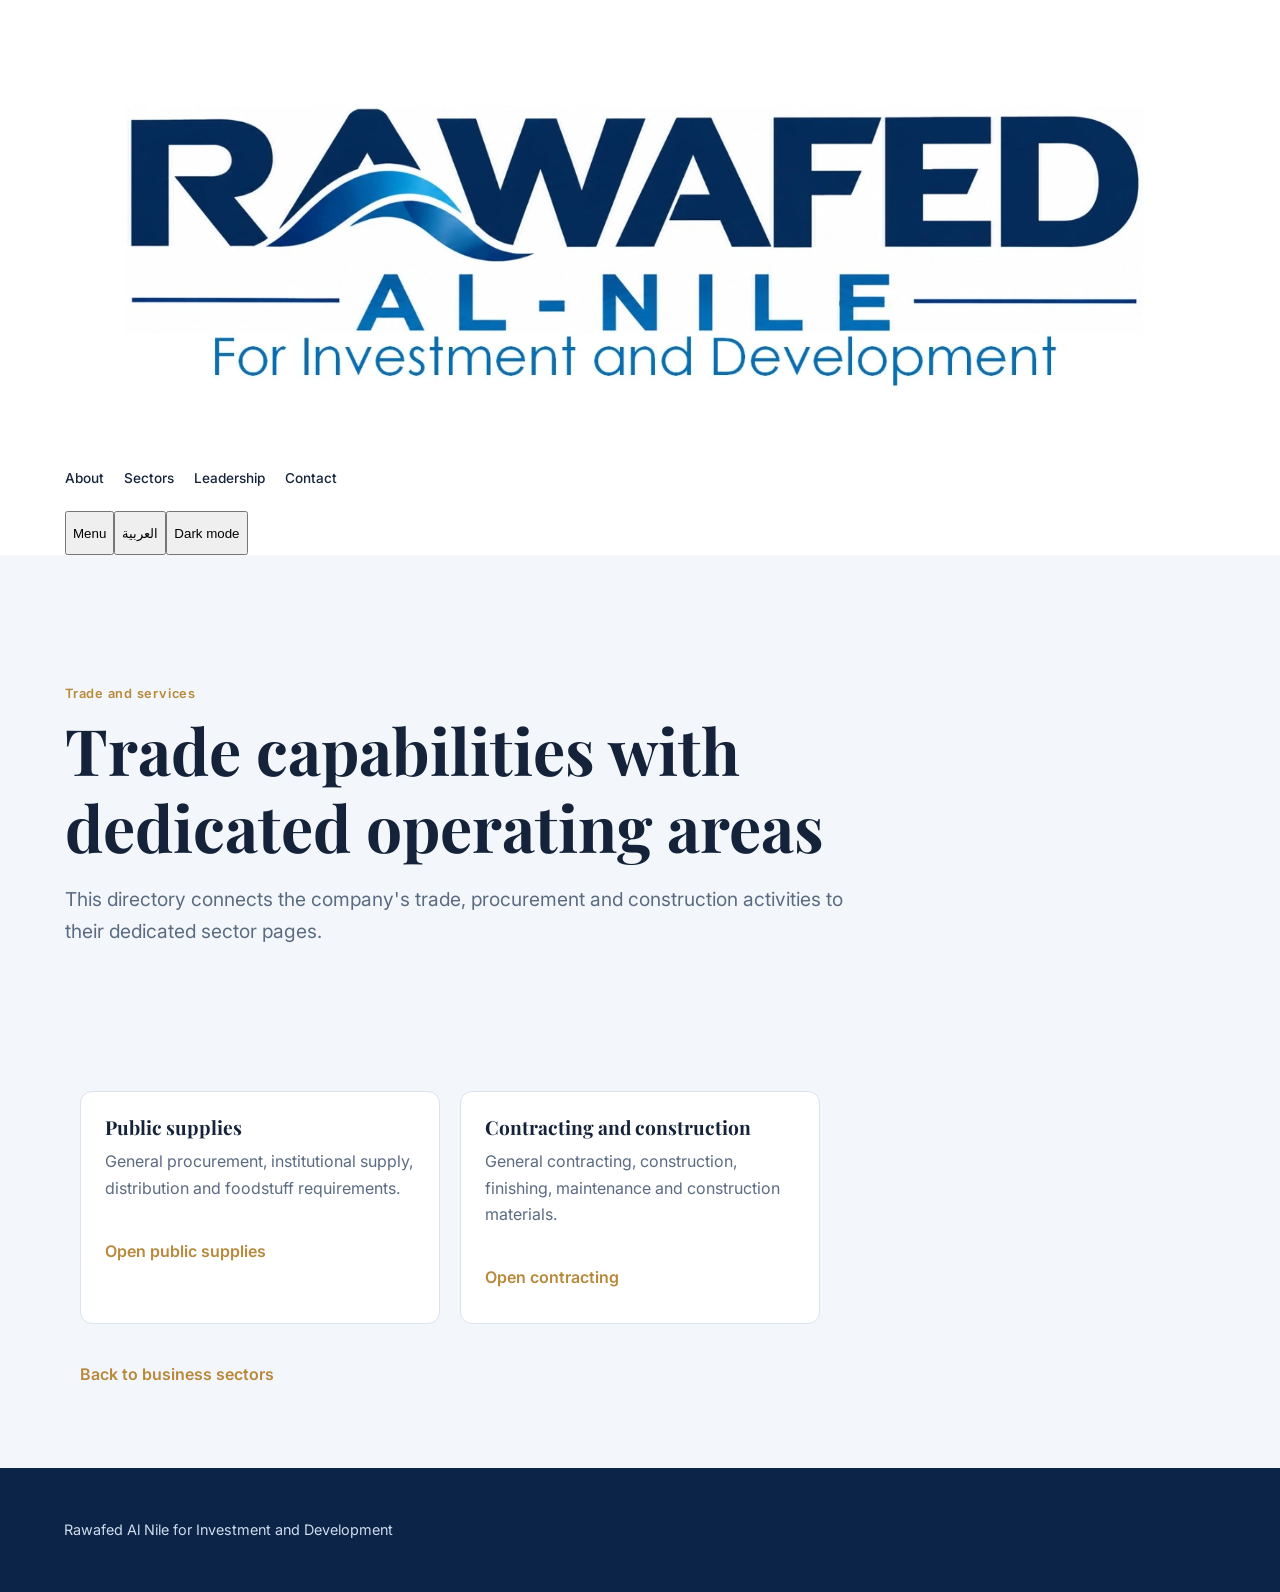
<file: sectors/trade/index.html>
<!doctype html><html lang="en" dir="ltr" data-theme="light"><head><meta charset="utf-8"><meta name="viewport" content="width=device-width, initial-scale=1"><title>Trade, Supplies &amp; Contracting | Rawafed Al Nile</title><meta name="description" content="Explore Rawafed Al Nile's trade, public supplies, contracting and construction business areas."><link rel="canonical" href="https://rawafedalnile.com/sectors/trade/"><link href="https://fonts.googleapis.com/css2?family=Cairo:wght@400;600;700&family=Inter:wght@400;500;600;700&family=Playfair+Display:wght@600;700&display=swap" rel="stylesheet"><link rel="stylesheet" href="../../css/styles.css"><link rel="stylesheet" href="../../css/sector-pages.css"><meta name="robots" content="index,follow,max-image-preview:large">
<meta name="author" content="Rawafed Al Nile for Investment and Development">
<meta name="theme-color" content="#0b1729">
<meta property="og:type" content="website">
<meta property="og:site_name" content="Rawafed Al Nile">
<meta property="og:title" content="Trade, Supplies &amp; Contracting Services in Egypt | Rawafed Al Nile">
<meta property="og:description" content="Explore Rawafed Al Nile trade-related business areas in Egypt, including public supplies, procurement, distribution, contracting and construction services.">
<meta property="og:url" content="https://rawafedalnile.com/sectors/trade/">
<meta property="og:image" content="https://rawafedalnile.com/assets/rawafed-link-preview.png">
<meta property="og:image:alt" content="Rawafed Al Nile for Investment and Development">
<meta name="twitter:card" content="summary_large_image">
<meta name="twitter:title" content="Trade, Supplies &amp; Contracting Services in Egypt | Rawafed Al Nile">
<meta name="twitter:description" content="Explore Rawafed Al Nile trade-related business areas in Egypt, including public supplies, procurement, distribution, contracting and construction services.">
<meta name="twitter:image" content="https://rawafedalnile.com/assets/rawafed-link-preview.png">
<script type="application/ld+json">{"@context":"https://schema.org","@graph":[{"@type":"WebPage","@id":"https://rawafedalnile.com/sectors/trade/#webpage","url":"https://rawafedalnile.com/sectors/trade/","name":"Trade, Supplies & Contracting Services in Egypt | Rawafed Al Nile","description":"Explore Rawafed Al Nile trade-related business areas in Egypt, including public supplies, procurement, distribution, contracting and construction services.","isPartOf":{"@id":"https://rawafedalnile.com/#website"},"about":{"@id":"https://rawafedalnile.com/#organization"},"inLanguage":"en"},{"@type":"Service","@id":"https://rawafedalnile.com/sectors/trade/#service","name":"Trade, Supplies and Contracting","serviceType":"Trade, Supplies and Contracting","provider":{"@id":"https://rawafedalnile.com/#organization"},"areaServed":"Egypt"},{"@type":"BreadcrumbList","itemListElement":[{"@type":"ListItem","position":1,"name":"Rawafed Al Nile","item":"https://rawafedalnile.com/"},{"@type":"ListItem","position":2,"name":"Business sectors","item":"https://rawafedalnile.com/#about"},{"@type":"ListItem","position":3,"name":"Trade, Supplies and Contracting","item":"https://rawafedalnile.com/sectors/trade/"}]}]}</script></head><body class="sector-page"><header><div class="nav"><a href="../../index.html"><img src="../../assets/rawafed-logo.webp" alt="Rawafed Al Nile"></a><nav id="site-nav"><a href="../../index.html#about">About</a><a href="../../index.html#about">Sectors</a><a href="../../index.html#leadership">Leadership</a><a href="../../index.html#contact">Contact</a></nav><button class="menu" id="menu" type="button" aria-controls="site-nav" aria-expanded="false">Menu</button><button class="lang" id="lang" type="button">العربية</button><button class="theme" id="theme" type="button" aria-pressed="true">Light mode</button></div></header><main id="main-content"><section class="sector-hero"><div class="wrap"><div class="eyebrow">Trade and services</div><h1>Trade capabilities with dedicated operating areas</h1><p>This directory connects the company's trade, procurement and construction activities to their dedicated sector pages.</p></div></section><section class="sector-body"><div class="wrap"><div class="sector-grid"><article class="sector-card"><h3>Public supplies</h3><p>General procurement, institutional supply, distribution and foodstuff requirements.</p><a class="back-link" href="../supplies/">Open public supplies</a></article><article class="sector-card"><h3>Contracting and construction</h3><p>General contracting, construction, finishing, maintenance and construction materials.</p><a class="back-link" href="../contracting/">Open contracting</a></article></div><a class="back-link" href="../../index.html#about">Back to business sectors</a></div></section></main><footer>Rawafed Al Nile for Investment and Development</footer><script src="../../js/site.js" defer></script></body></html>
</file>
<file: css/styles.css>
﻿:root{--bg:#fff;--alt:#f3f6fa;--ink:#14233a;--mute:#5a6b82;--navy:#0b2447;--blue:#1c6bb0;--gold:#b8893b;--card:#fff;--line:#dbe3ee;box-sizing:border-box;padding-top:env(safe-area-inset-top,0px);padding-bottom:env(safe-area-inset-bottom,0px)}
:root[data-theme="dark"]{--bg:#0c1524;--alt:#101c30;--ink:#e8eef7;--mute:#9db0c8;--card:#14233b;--line:#25395a;--navy:#06101f}
*{box-sizing:border-box}html{scroll-behavior:smooth;scroll-padding-top:70px}
body{margin:0;background:var(--bg);color:var(--ink);font:16px/1.65 Inter,system-ui,sans-serif}
h1,h2,h3{font-family:'Playfair Display',Georgia,serif;line-height:1.2;margin:0 0 .5em}
h2{font-size:clamp(1.7rem,4vw,2.5rem)}h3{font-size:1.2rem}
img{max-width:100%;display:block}a{color:var(--blue)}
nav{position:sticky;top:0;z-index:20;background:#fffffff2;border-bottom:1px solid var(--line);display:flex;align-items:center;gap:20px;padding:8px 5vw;backdrop-filter:blur(8px)}nav .brand{display:flex;align-items:center;flex:none;text-decoration:none}nav .nav-links{display:flex;align-items:center;justify-content:center;gap:clamp(12px,1.8vw,24px);flex:1;min-width:0;flex-wrap:wrap}nav .nav-actions{display:flex;align-items:center;gap:8px;flex:none}nav .nav-links a{font-size:.82rem}
:root[data-theme="dark"] nav{background:#0c1524f2}
nav img{height:38px;flex:none;background:#fff;border-radius:4px}nav a{white-space:nowrap;text-decoration:none;color:var(--ink);font-size:.85rem;font-weight:500}.footer-inquiry{display:block;width:max-content;margin-top:16px}.contact-form{max-width:900px;margin:28px auto 0}
section{padding:72px 5vw}section:nth-of-type(even){background:var(--alt)}
.w{max-width:1150px;margin:auto}.kick{color:var(--gold);letter-spacing:.14em;font-size:.75rem;font-weight:600;text-transform:uppercase}
.lead{color:var(--mute);max-width:760px;font-size:1.05rem}
.g{display:grid;gap:20px;grid-template-columns:repeat(auto-fit,minmax(260px,1fr));margin-top:28px}
.c{background:var(--card);border:1px solid var(--line);border-radius:12px;padding:22px}
.c h3{font-size:1.05rem}.c p,.c li{color:var(--mute);font-size:.93rem}.c ul{padding-left:18px;margin:.4em 0}
.hero{background:linear-gradient(#0b2447d9,#0b2447ee),var(--hb) center/cover;color:#fff;padding:110px 5vw 90px;text-align:center}
.hero h1{font-size:clamp(2.2rem,6vw,4rem);letter-spacing:.04em}.hero p{max-width:680px;margin:0 auto 1.4em;color:#cfdcec}
.btn{display:inline-flex;align-items:center;justify-content:center;min-height:44px;line-height:1.2;text-align:center;background:var(--gold);color:#fff;padding:12px 26px;border-radius:99px;text-decoration:none;font-weight:600;margin:4px}
.btn.o{background:none;border:1px solid #fff}
.logos{display:grid;grid-template-columns:repeat(3,1fr);gap:16px;margin-top:28px}
.logos div{background:#fff;border-radius:10px;padding:18px;border:1px solid var(--line);min-height:230px;display:flex;align-items:center;justify-content:center;overflow:hidden}.logos img{display:block;width:100%;height:175px;object-fit:contain;object-position:center;padding:8px 12px}
.p{text-align:center}.p img{width:140px;height:170px;object-fit:cover;object-position:top;border-radius:50%/40%;margin:0 auto 12px;border:3px solid var(--gold)}
.p small{display:block;color:var(--gold);font-weight:600}.p.l{text-align:left}
.two{display:grid;gap:32px;grid-template-columns:repeat(auto-fit,minmax(300px,1fr));align-items:center;margin-top:24px}
.two img{border-radius:12px;width:100%;max-height:340px;object-fit:cover}
.st{counter-reset:s}.st .c{position:relative;padding-top:42px}.st .c:before{counter-increment:s;content:counter(s,decimal-leading-zero);position:absolute;top:12px;left:22px;color:var(--gold);font:700 1.1rem 'Playfair Display',serif}
.tags{display:flex;flex-wrap:wrap;gap:8px;margin-top:16px}.tags span{background:var(--card);border:1px solid var(--line);border-radius:99px;padding:5px 14px;font-size:.85rem}
.gal{display:grid;grid-template-columns:repeat(auto-fit,minmax(150px,1fr));gap:10px;margin-top:22px}.gal img{border-radius:10px;height:120px;width:100%;object-fit:cover}
.note{border-left:3px solid var(--gold);padding:8px 16px;color:var(--mute);font-size:.88rem;margin-top:20px;background:var(--card)}
footer{background:var(--navy);color:#cfdcec;padding:50px 5vw;font-size:.9rem}footer a{color:#fff}.footer-grid{display:grid;gap:32px;grid-template-columns:1.2fr 1fr 1fr}.footer-grid h3{color:#fff;margin-bottom:12px}.footer-grid p{margin:0 0 12px}.footer-grid b{color:#fff}.footer-inquiry{display:block;width:max-content;margin-top:16px}.footer-contact p{line-height:1.55}.footer-offices a{display:inline-block;margin-bottom:4px}@media(max-width:700px){.footer-grid{grid-template-columns:1fr}}
.tb{display:inline-flex;align-items:center;justify-content:center;flex:none;min-height:44px;line-height:1.2;text-align:center;background:var(--navy);color:#fff;border:0;border-radius:99px;padding:7px 16px;font:600 .8rem Inter,sans-serif;cursor:pointer;transition:background .2s ease,color .2s ease}.tb:hover,.tb:focus-visible{background:var(--blue)}.tb.pdf{background:var(--gold)}
.fg{display:grid;gap:12px;grid-template-columns:repeat(auto-fit,minmax(220px,1fr));margin:14px 0}input,select,textarea{width:100%;font:inherit;padding:11px 13px;border:1px solid var(--line);border-radius:8px;background:var(--bg);color:var(--ink);margin-bottom:12px}.fg input,.fg select{margin:0}
[dir=rtl] body,[dir=rtl] h1,[dir=rtl] h2,[dir=rtl] h3,[dir=rtl] .st .c:before{font-family:Cairo,Tahoma,sans-serif}[dir=rtl] .kick{letter-spacing:0}[dir=rtl] .p.l{text-align:right}[dir=rtl] .c ul{padding:0 18px 0 0}[dir=rtl] .note{border-left:0;border-right:3px solid var(--gold)}[dir=rtl] .st .c:before{left:auto;right:22px}

.g4{grid-template-columns:repeat(4,1fr)}.gal small{display:block;font-size:.8rem;color:var(--mute);margin-top:6px}.nav-menu{position:relative;flex:none}.nav-menu summary{list-style:none;cursor:pointer;white-space:nowrap;font-size:.82rem;color:var(--ink);font-weight:500;padding:8px 0}.nav-menu summary::-webkit-details-marker{display:none}.nav-menu-panel{position:absolute;top:calc(100% + 8px);left:0;display:grid;grid-template-columns:1fr;gap:6px;min-width:230px;padding:10px;background:var(--card);border:1px solid var(--line);border-radius:12px;box-shadow:0 14px 35px #0b244729;z-index:30}.nav-menu-panel a{display:block;padding:10px;border-radius:8px}.nav-menu-panel a:hover,.nav-menu-panel a:focus-visible{background:var(--alt);color:var(--blue)}
.adv{display:grid;gap:28px;grid-template-columns:200px 1fr;align-items:start}.adv img{width:200px;height:250px;object-fit:cover;object-position:top;border-radius:12px;border:3px solid var(--gold)}
.adv.s{grid-template-columns:140px 1fr}.adv.s img{width:140px;height:175px}
.row{margin-top:28px}.row .tags{margin-top:10px}.ct{font-size:.9rem;color:var(--ink)}
@media(max-width:900px){nav{align-items:flex-start;flex-wrap:wrap;gap:10px}nav .nav-links{order:3;flex-basis:100%;justify-content:flex-start;overflow:visible;padding-bottom:4px;row-gap:4px}.nav-menu-panel{position:static;min-width:0;width:100%;box-shadow:none;margin-top:4px}.nav-menu{width:auto}nav .nav-actions{margin-left:auto}}@media(max-width:700px){.g4{grid-template-columns:repeat(2,1fr)}.adv,.adv.s{grid-template-columns:1fr}.adv img,.adv.s img{margin:auto}.logos{gap:8px;grid-template-columns:repeat(2,minmax(0,1fr))}.logos div{padding:10px;min-height:190px}.logos img{height:145px;padding:5px}.nav-actions .tb{padding-inline:10px;font-size:.75rem}}@media(max-width:520px){.logos{grid-template-columns:1fr}.nav-menu-panel{grid-template-columns:1fr}}
.g5{grid-template-columns:repeat(6,minmax(0,1fr))}.g5 .c{grid-column:span 2}.g5 .c:nth-child(4){grid-column:2 / span 2}.g5 .c:nth-child(5){grid-column:4 / span 2}@media(max-width:900px){.g5{grid-template-columns:repeat(2,minmax(0,1fr))}.g5 .c,.g5 .c:nth-child(4),.g5 .c:nth-child(5){grid-column:auto}}@media(max-width:560px){.g5{grid-template-columns:1fr}}
.g6{grid-template-columns:repeat(3,minmax(0,1fr))}@media(max-width:900px){.g6{grid-template-columns:repeat(2,minmax(0,1fr))}}@media(max-width:560px){.g6{grid-template-columns:1fr}}
.g:not(.g5){grid-template-columns:repeat(3,minmax(0,1fr));align-items:stretch}.g:not(.g5)>.c{height:100%;box-sizing:border-box}.g:not(.g5)>.c:nth-child(4):nth-last-child(2){grid-column:1}.g:not(.g5)>.c:nth-child(5):last-child{grid-column:3}.g:not(.g5)>.c:nth-child(7):nth-last-child(2){grid-column:1}.g:not(.g5)>.c:nth-child(7):last-child{grid-column:2}.g:not(.g5)>.c:nth-child(8):last-child{grid-column:3}.g:not(.g5)>.c:nth-child(10):nth-last-child(2){grid-column:1}.g:not(.g5)>.c:nth-child(11):last-child{grid-column:3}@media(max-width:900px){.g:not(.g5){grid-template-columns:repeat(2,minmax(0,1fr))}.g:not(.g5)>.c{grid-column:auto!important}}@media(max-width:560px){.g:not(.g5){grid-template-columns:1fr}}
.g:has(> .c:nth-child(4):last-child){grid-template-columns:repeat(2,minmax(0,1fr))}.g:has(> .c:nth-child(4):last-child)>.c{grid-column:auto!important}.g:has(> .c:nth-child(5):last-child){grid-template-columns:repeat(6,minmax(0,1fr))}.g:has(> .c:nth-child(5):last-child)>.c{grid-column:span 2!important}.g:has(> .c:nth-child(5):last-child)>.c:nth-child(4){grid-column:2 / span 2!important}.g:has(> .c:nth-child(5):last-child)>.c:nth-child(5){grid-column:4 / span 2!important}.footer-inquiry{min-width:210px}.tb.pdf{min-width:150px}@media(max-width:900px){.g:has(> .c:nth-child(4):last-child){grid-template-columns:repeat(2,minmax(0,1fr))}.g:has(> .c:nth-child(5):last-child){grid-template-columns:repeat(2,minmax(0,1fr))}.g:has(> .c:nth-child(5):last-child)>.c{grid-column:auto!important}}@media(max-width:560px){.g:has(> .c:nth-child(4):last-child),.g:has(> .c:nth-child(5):last-child){grid-template-columns:1fr}}

/* Mobile-only navigation and overflow fixes. Desktop layout remains unchanged. */
.mobile-menu-toggle{display:none}
@media(max-width:700px){
  html,body{max-width:100%}
  nav{padding:8px 14px;align-items:center;gap:8px;min-height:60px}
  nav .brand img{height:34px}
  nav .nav-actions{margin-left:auto;gap:4px}
  nav .nav-actions .tb{min-height:42px;padding:7px 10px}
  nav .nav-actions .tb.pdf{display:none}
  .mobile-menu-toggle{display:inline-flex;order:2;flex:0 0 44px;min-height:44px;width:44px;flex-direction:column;justify-content:center;gap:5px;padding:10px;border:1px solid var(--line);border-radius:8px;background:var(--card);color:var(--ink);cursor:pointer}
  .mobile-menu-toggle span{display:block;width:21px;height:2px;background:currentColor;margin:auto;transition:transform .2s,opacity .2s}
  nav .nav-links{display:none;order:4;flex-basis:100%;width:100%;padding:8px 0 2px;gap:0;flex-direction:column;align-items:stretch;flex-wrap:nowrap;background:var(--card);border-top:1px solid var(--line)}
  nav .nav-links.is-open{display:flex}
  nav .nav-links>a,.nav-menu summary{display:block;width:100%;padding:13px 4px;border-bottom:1px solid var(--line);font-size:1rem}
  nav .nav-menu{width:100%}
  .nav-menu-panel{border:0;border-radius:0;background:var(--alt);padding:4px 8px}
  section{padding:52px 5vw}
  .hero{padding:78px 5vw 62px}
  .hero h1{font-size:clamp(2rem,10vw,3rem);line-height:1.12}
  .hero p{font-size:1rem}
  .two{grid-template-columns:1fr;gap:22px}
  .g:not(.g5),.g5,.g6,.g:has(> .c:nth-child(4):last-child),.g:has(> .c:nth-child(5):last-child){grid-template-columns:1fr}
  .g:not(.g5)>.c,.g5 .c,.g:has(> .c:nth-child(5):last-child)>.c{grid-column:auto!important}
  .c{padding:18px}
  .adv,.adv.s{grid-template-columns:1fr}
  .adv img,.adv.s img{width:min(100%,220px);height:auto;max-height:280px;margin:auto}
  .fg{grid-template-columns:1fr;gap:0}
  input,select,textarea{font-size:16px;min-height:46px}
  .contact-form{max-width:none}
  .footer-grid{gap:24px}
}

/* Responsive hardening: intrinsic sizing, shared sector navigation, and RTL-safe behavior. */
.w,.sector-page .wrap{width:min(calc(100% - 32px),1150px);margin-inline:auto}
.two,.g:not(.g5),.g5,.g6{grid-template-columns:repeat(auto-fit,minmax(min(100%,260px),1fr))}
.g5 .c,.g:not(.g5)>.c{grid-column:auto!important}
.two>*,.g>*{min-width:0}
.two img{height:auto;aspect-ratio:16/10}
.gal img{aspect-ratio:4/3;height:auto}
.sector-page header .nav>nav{position:static;inset:auto;display:flex;align-items:center;gap:20px;padding:0;background:transparent;border:0;backdrop-filter:none;box-shadow:none}
.sector-page .en{display:inline}.sector-page .ar{display:none}html[dir="rtl"] .sector-page .en{display:none}html[dir="rtl"] .sector-page .ar{display:inline}
.sector-page header .nav a,.sector-page header .nav button{min-block-size:44px}
button,a,input,select,textarea{touch-action:manipulation}
:focus-visible{outline:3px solid var(--gold);outline-offset:3px}
@media (max-width:820px){
  .sector-page header .nav{position:relative;min-height:64px;flex-wrap:wrap}
  .sector-page header .nav>nav{display:none;order:5;flex-basis:100%;width:100%;flex-direction:column;align-items:stretch;gap:0;padding:8px 0;background:var(--card);border-top:1px solid var(--line)}
  .sector-page header .nav>nav.is-open{display:flex}
  .sector-page header .nav>nav a{padding:10px 4px;border-bottom:1px solid var(--line);font-size:1rem}
  .sector-page header .nav .menu{order:2;margin-inline-start:auto;min-inline-size:44px}
  .sector-page header .nav .lang,.sector-page header .nav .theme{order:3;padding-inline:10px}
  .sector-page .sector-grid,.sector-page .sector-steps{grid-template-columns:repeat(auto-fit,minmax(min(100%,240px),1fr))}
  .sector-page .sector-split{grid-template-columns:minmax(0,1fr)}
}
@media (max-width:520px){
  .two,.g:not(.g5),.g5,.g6,.sector-page .sector-grid,.sector-page .sector-steps{grid-template-columns:1fr}
  .hero h1,.sector-page .sector-hero h1{font-size:clamp(2rem,9vw,3rem);text-wrap:balance}
  section{padding-inline:max(14px,5vw)}
}
@media (horizontal-viewport-segments:2){
  main,footer{padding-inline-start:max(5vw,env(viewport-segment-left 0 0));padding-inline-end:max(5vw,env(viewport-segment-right 1 0))}
  nav{padding-inline-start:max(14px,env(viewport-segment-left 0 0));padding-inline-end:max(14px,env(viewport-segment-right 1 0))}
}
</file>
<file: css/sector-pages.css>
.sector-page .nav { width: min(1150px, calc(100% - 40px)); margin-inline: auto; }
.sector-page main { display: block; }
.sector-page .sector-hero { padding: clamp(72px, 10vw, 128px) 0 72px; background: var(--alt); color: var(--ink); }
.sector-page .sector-hero h1 { max-width: 900px; margin: 8px 0 18px; color: var(--ink); font-size: clamp(2.3rem, 5vw, 4.2rem); text-wrap: balance; }
.sector-page .sector-hero p { max-width: 780px; margin: 0; color: var(--mute); font-size: clamp(1rem, 2vw, 1.2rem); }
.sector-page .sector-hero .eyebrow { color: var(--gold); font-size: .8rem; font-weight: 600; letter-spacing: .06em; }
.sector-page .sector-body { padding-block: 72px; }
.sector-page .sector-body:nth-of-type(even) { background: var(--alt); }
.sector-page .sector-body h2 { margin-bottom: 18px; }
.sector-page .sector-body h3 { margin: 0 0 9px; color: var(--ink); }
.sector-page .sector-intro { max-width: 820px; margin-bottom: 28px; }
.sector-page .sector-grid { display: grid; grid-template-columns: repeat(3, minmax(0, 1fr)); gap: 20px; }
.sector-page .sector-card { min-height: 100%; padding: 24px; background: var(--card); border: 1px solid var(--line); border-radius: 12px; }
.sector-page .sector-card p { margin: 0; color: var(--mute); }
.sector-page .sector-card ul { margin: 10px 0 0; padding-inline-start: 20px; color: var(--mute); }
.sector-page .sector-card li + li { margin-top: 6px; }
.sector-page .sector-split { display: grid; grid-template-columns: minmax(0, 1fr) minmax(0, 1fr); gap: 36px; align-items: center; }
.sector-page .sector-split img { width: 100%; max-height: 420px; object-fit: cover; border-radius: 12px; }
.sector-page .sector-tags { display: flex; flex-wrap: wrap; gap: 8px; margin-top: 24px; }
.sector-page .sector-tags span { padding: 7px 12px; border: 1px solid var(--line); border-radius: 6px; color: var(--mute); }
.sector-page .sector-steps { display: grid; grid-template-columns: repeat(3, minmax(0, 1fr)); gap: 20px; }
.sector-page .sector-step { padding: 20px; border-top: 2px solid var(--gold); }
.sector-page .sector-step b { display: block; color: var(--gold); font: 600 1.4rem "Playfair Display", Georgia, serif; font-variant-numeric: tabular-nums; }
.sector-page .sector-step span { display: block; margin-top: 6px; font-weight: 600; }
.sector-page .back-link { display: inline-flex; align-items: center; min-height: 44px; margin-top: 28px; color: var(--gold); font-weight: 600; text-decoration: none; }
.sector-page .back-link:hover { color: var(--ink); }
html[data-theme="dark"] .sector-page .sector-hero { background: var(--bg); }
html[data-theme="dark"] .sector-page .sector-card { background: var(--card); }

@media (max-width: 820px) {
  .sector-page .sector-grid, .sector-page .sector-steps { grid-template-columns: 1fr 1fr; }
  .sector-page .sector-split { grid-template-columns: 1fr; }
}
@media (max-width: 520px) {
  .sector-page .nav { width: min(100% - 32px, 1150px); }
  .sector-page .sector-grid, .sector-page .sector-steps { grid-template-columns: 1fr; }
  .sector-page .sector-body { padding-block: 54px; }
}
</file>
